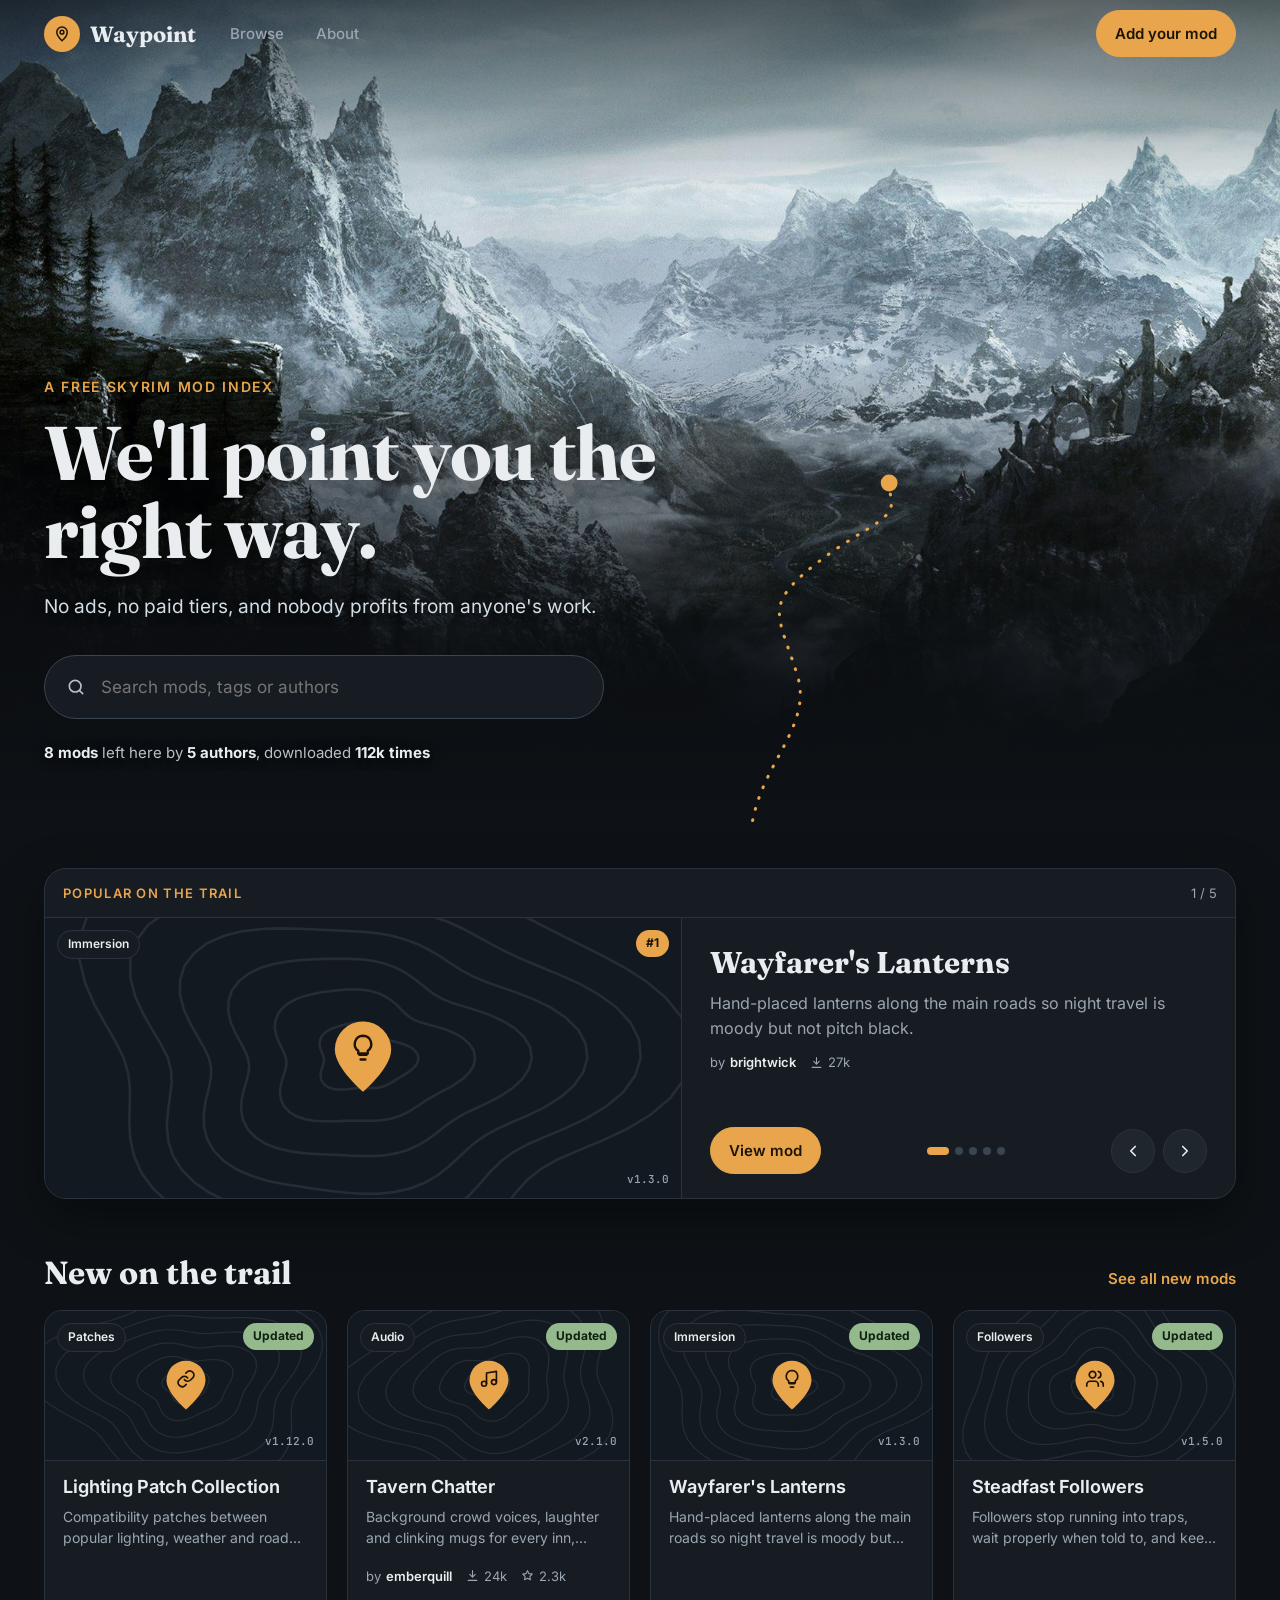
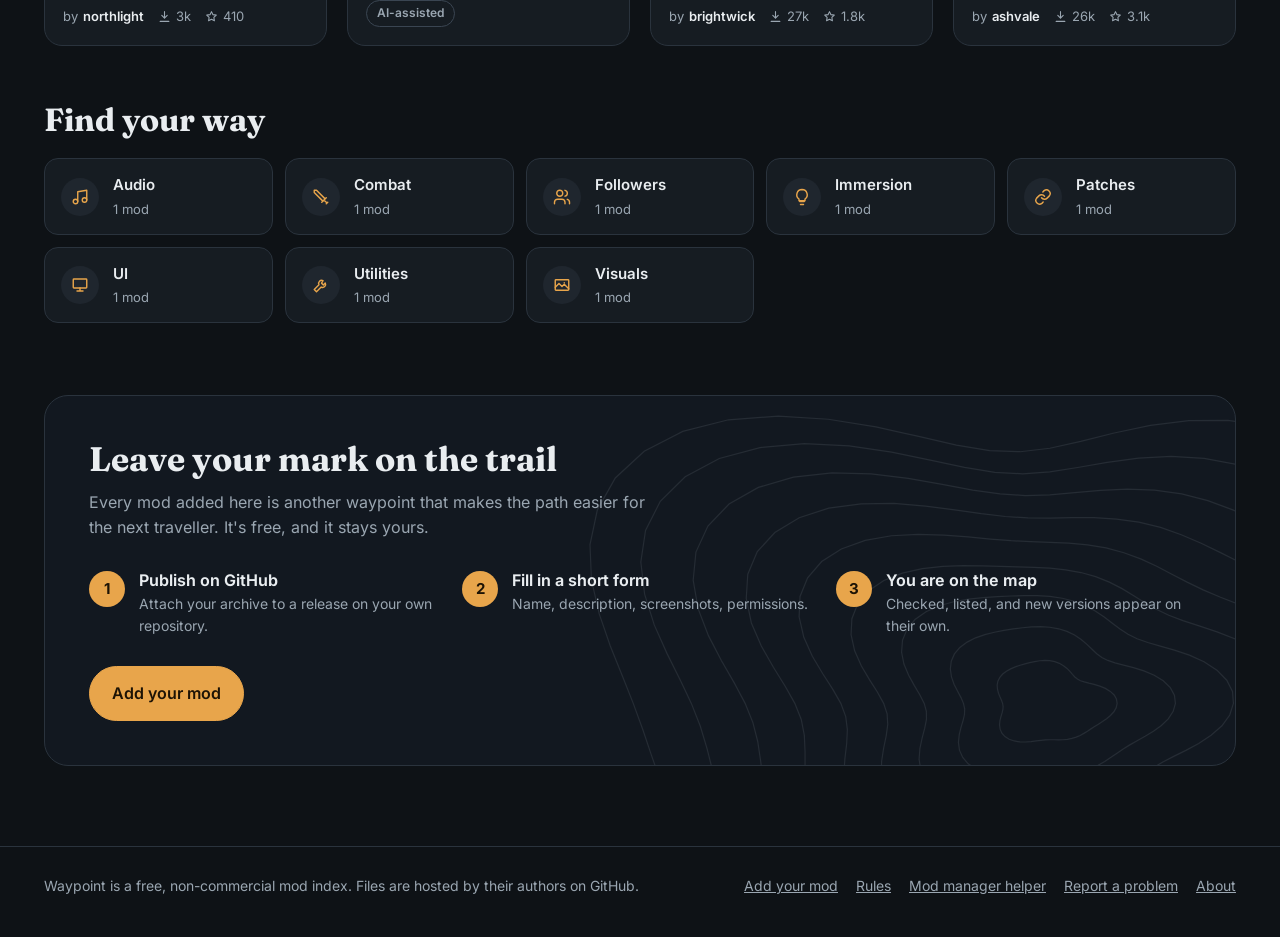
<file: index.html>
<!doctype html>
<html lang="en">
<head>
  <meta charset="utf-8">
  <meta name="viewport" content="width=device-width, initial-scale=1">
  <title>Waypoint</title>
  <meta name="description" content="A free Skyrim mod index. Authors list their mods here so anyone can find them; the files stay on each author's own GitHub.">
  <link rel="icon" href="assets/favicon.svg" type="image/svg+xml">
  <link rel="preload" href="assets/fonts/fraunces.woff2" as="font" type="font/woff2" crossorigin>
  <link rel="stylesheet" href="assets/style.css">
</head>
<body data-page="home">
  <header id="site-header" class="site-header"></header>
  <main>
    <section class="hero vista" data-topo="hero">
      <div class="wrap hero-inner">
        <div class="hero-text">
          <p class="eyebrow">A free Skyrim mod index</p>
          <h1>We'll point you the right way.</h1>
          <p class="lead">No ads, no paid tiers, and nobody profits from anyone's work.</p>
          <form class="search" action="browse.html" role="search">
            <svg class="ico-lg" width="20" height="20" viewBox="0 0 24 24" fill="none" stroke="currentColor" stroke-width="2" stroke-linecap="round" aria-hidden="true"><circle cx="11" cy="11" r="7"/><path d="m20 20-3.5-3.5"/></svg>
            <input class="input input-lg" name="q" type="search" placeholder="Search mods, tags or authors" aria-label="Search mods, tags or authors">
          </form>
          <p class="hero-stats" id="hero-stats"></p>
        </div>
      </div>
    </section>

    <section class="pop-band" data-needs-mods>
      <div class="wrap">
        <section class="slider" id="slider" aria-roledescription="carousel" aria-label="Popular on the trail" data-needs-mods>
          <div class="slider-head"><span>Popular on the trail</span><span id="slide-count"></span></div>
          <div id="slide" aria-live="off"></div>
          <div class="slider-ctrl" id="slider-ctrl">
            <a class="btn btn-primary" id="slide-link" href="browse.html">View mod</a>
            <div class="dots" id="dots"></div>
            <div class="arrows">
              <button class="icon-btn" type="button" id="slide-prev" aria-label="Previous popular mod"><svg width="18" height="18" viewBox="0 0 24 24" fill="none" stroke="currentColor" stroke-width="2.2" stroke-linecap="round" stroke-linejoin="round" aria-hidden="true"><path d="m15 18-6-6 6-6"/></svg></button>
              <button class="icon-btn" type="button" id="slide-next" aria-label="Next popular mod"><svg width="18" height="18" viewBox="0 0 24 24" fill="none" stroke="currentColor" stroke-width="2.2" stroke-linecap="round" stroke-linejoin="round" aria-hidden="true"><path d="m9 18 6-6-6-6"/></svg></button>
            </div>
          </div>
        </section>
      </div>
    </section>

    <section class="section" id="no-mods" hidden>
      <div class="wrap">
        <div class="empty">No mods on the trail yet. Be the first: <a href="add.html">add your mod</a>.</div>
      </div>
    </section>

    <section class="section" data-needs-mods>
      <div class="wrap">
        <div class="section-head"><h2>New on the trail</h2><a href="browse.html?sort=updated">See all new mods</a></div>
        <div class="grid" id="fresh"></div>
      </div>
    </section>

    <section class="section" data-needs-mods>
      <div class="wrap">
        <h2>Find your way</h2>
        <div class="cats" id="cats"></div>
      </div>
    </section>

    <section class="section">
      <div class="wrap">
        <div class="share topo-bg" data-topo="share">
          <h2>Leave your mark on the trail</h2>
          <p class="share-lead">Every mod added here is another waypoint that makes the path easier for the next traveller. It's free, and it stays yours.</p>
          <div class="steps">
            <div class="step"><span class="step-n">1</span><div><h3>Publish on GitHub</h3><p class="muted">Attach your archive to a release on your own repository.</p></div></div>
            <div class="step"><span class="step-n">2</span><div><h3>Fill in a short form</h3><p class="muted">Name, description, screenshots, permissions.</p></div></div>
            <div class="step"><span class="step-n">3</span><div><h3>You are on the map</h3><p class="muted">Checked, listed, and new versions appear on their own.</p></div></div>
          </div>
          <a class="btn btn-primary btn-lg" href="add.html">Add your mod</a>
        </div>
      </div>
    </section>
  </main>
  <footer id="site-footer" class="site-footer"></footer>
  <script src="data/site.js"></script>
  <script src="data/mods.js"></script>
  <script src="assets/app.js"></script>
</body>
</html>
</file>
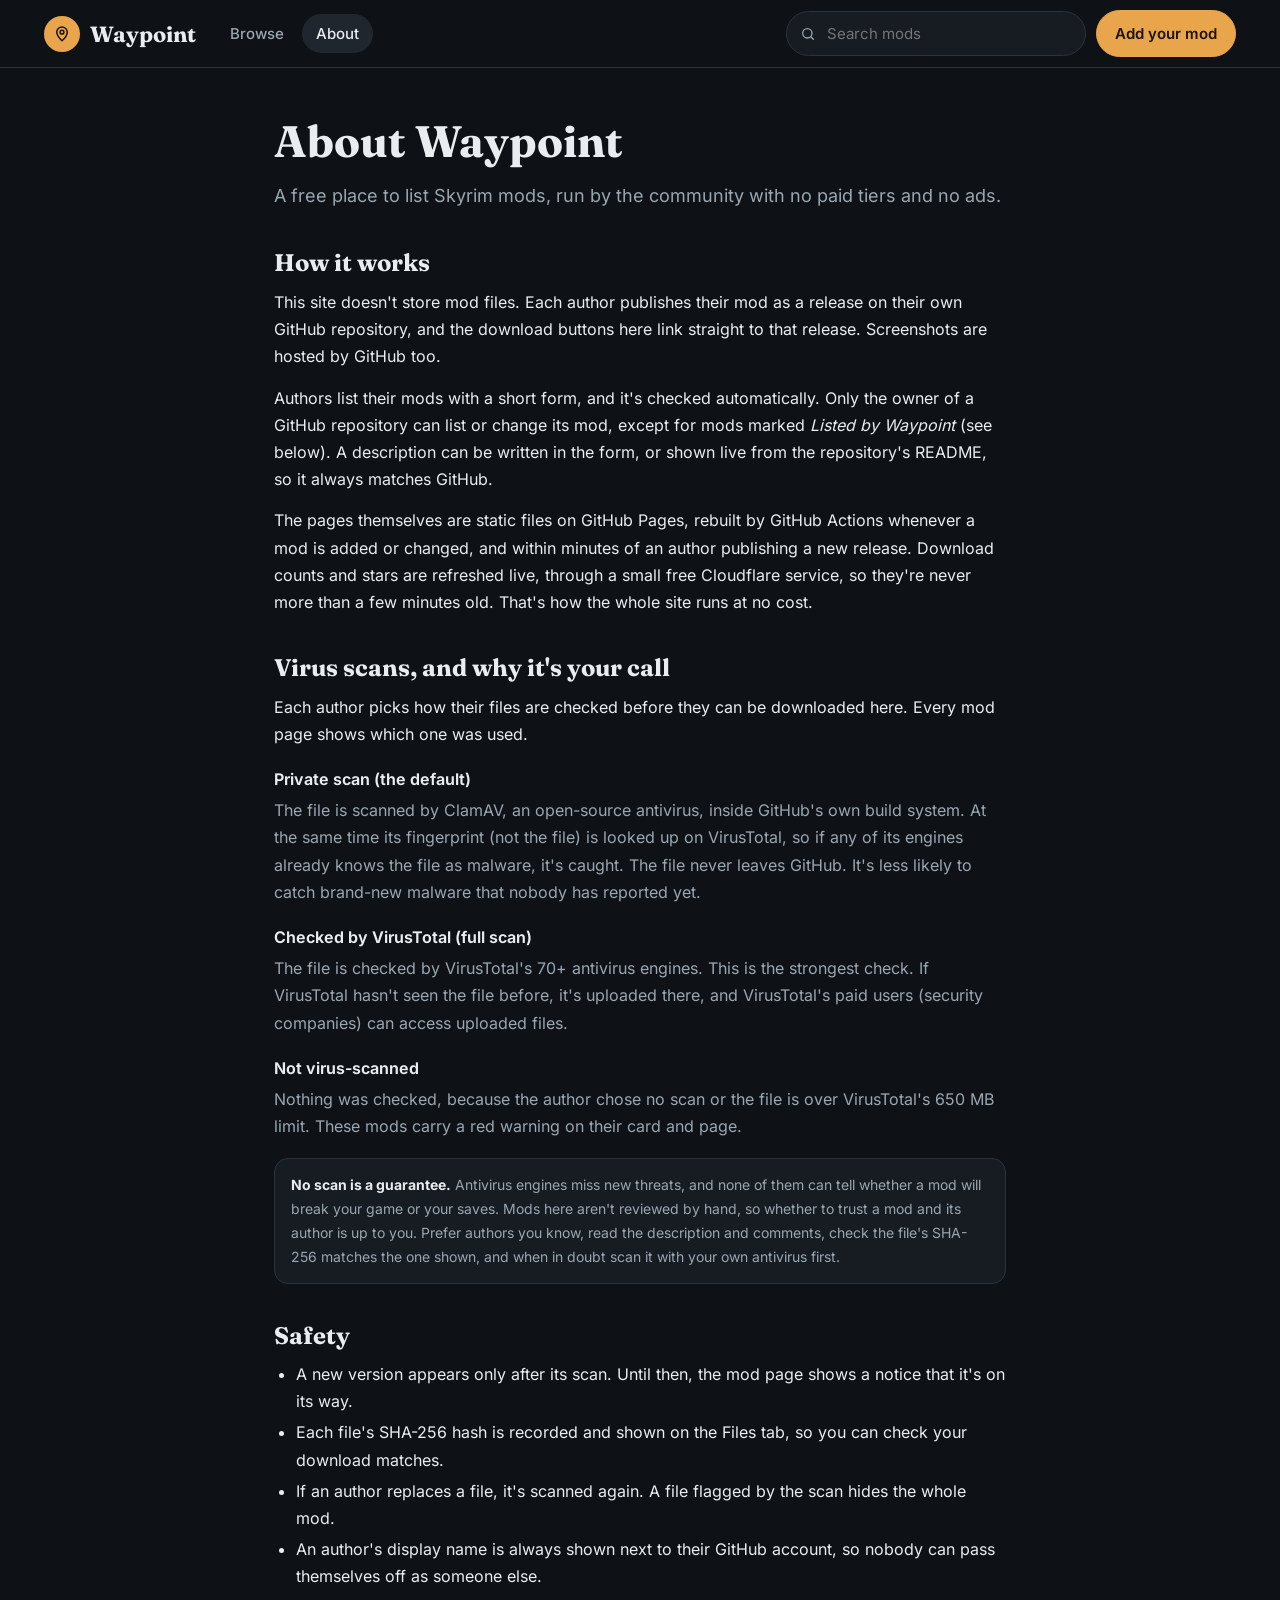
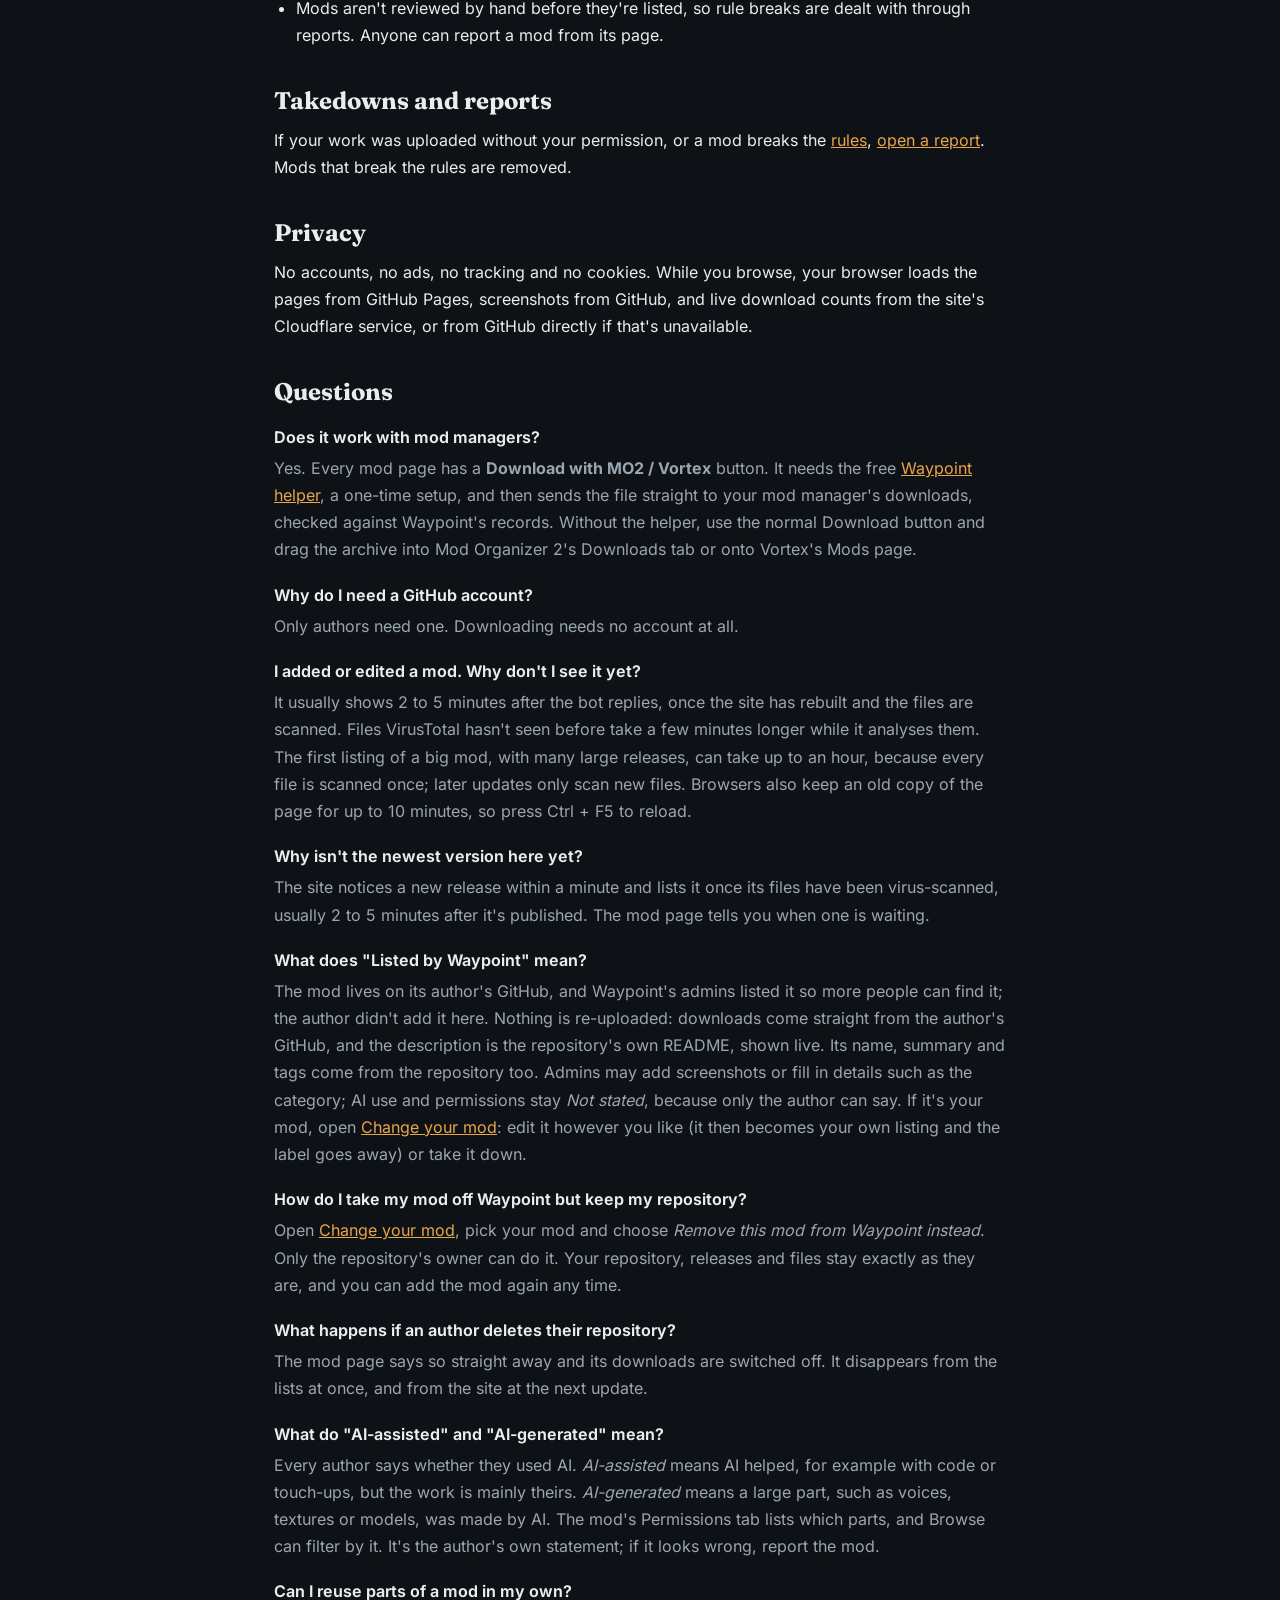
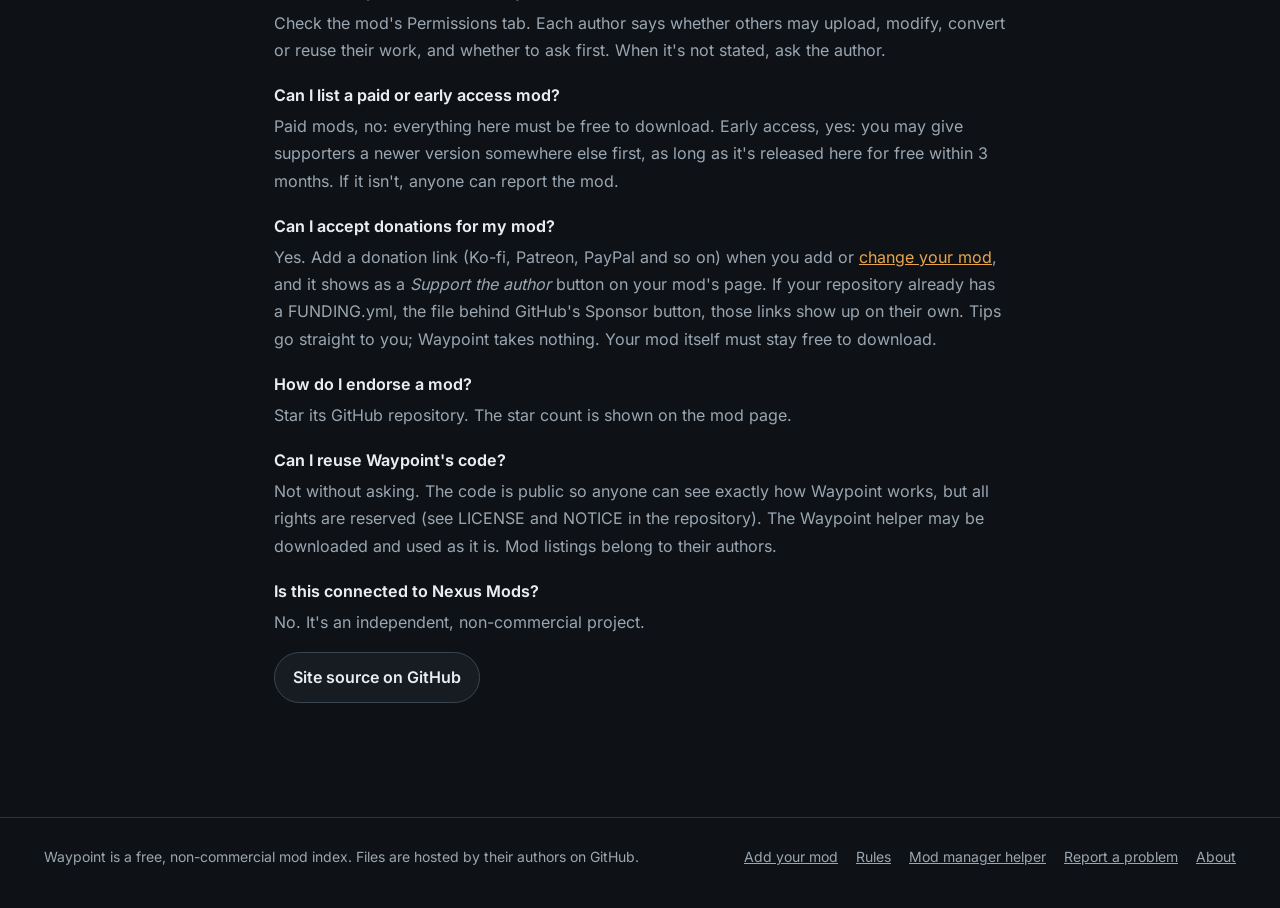
<file: about.html>
<!doctype html>
<html lang="en">
<head>
  <meta charset="utf-8">
  <meta name="viewport" content="width=device-width, initial-scale=1">
  <title>About</title>
  <link rel="icon" href="assets/favicon.svg" type="image/svg+xml">
  <link rel="stylesheet" href="assets/style.css">
</head>
<body data-page="about">
  <header id="site-header" class="site-header"></header>
  <main>
    <article class="page prose">
      <h1>About <span data-site-name></span></h1>
      <p class="lead">A free place to list Skyrim mods, run by the community with no paid tiers and no ads.</p>

      <h2>How it works</h2>
      <p>This site doesn't store mod files. Each author publishes their mod as a release on their own GitHub repository, and the download buttons here link straight to that release. Screenshots are hosted by GitHub too.</p>
      <p>Authors list their mods with a short form, and it's checked automatically. Only the owner of a GitHub repository can list or change its mod, except for mods marked <em>Listed by Waypoint</em> (see below). A description can be written in the form, or shown live from the repository's README, so it always matches GitHub.</p>
      <p>The pages themselves are static files on GitHub Pages, rebuilt by GitHub Actions whenever a mod is added or changed, and within minutes of an author publishing a new release. Download counts and stars are refreshed live, through a small free Cloudflare service, so they're never more than a few minutes old. That's how the whole site runs at no cost.</p>

      <h2 id="scans">Virus scans, and why it's your call</h2>
      <p>Each author picks how their files are checked before they can be downloaded here. Every mod page shows which one was used.</p>
      <dl class="faq">
        <dt>Private scan (the default)</dt>
        <dd>The file is scanned by ClamAV, an open-source antivirus, inside GitHub's own build system. At the same time its fingerprint (not the file) is looked up on VirusTotal, so if any of its engines already knows the file as malware, it's caught. The file never leaves GitHub. It's less likely to catch brand-new malware that nobody has reported yet.</dd>
        <dt>Checked by VirusTotal (full scan)</dt>
        <dd>The file is checked by VirusTotal's 70+ antivirus engines. This is the strongest check. If VirusTotal hasn't seen the file before, it's uploaded there, and VirusTotal's paid users (security companies) can access uploaded files.</dd>
        <dt>Not virus-scanned</dt>
        <dd>Nothing was checked, because the author chose no scan or the file is over VirusTotal's 650 MB limit. These mods carry a red warning on their card and page.</dd>
      </dl>
      <div class="notice"><strong>No scan is a guarantee.</strong> Antivirus engines miss new threats, and none of them can tell whether a mod will break your game or your saves. Mods here aren't reviewed by hand, so whether to trust a mod and its author is up to you. Prefer authors you know, read the description and comments, check the file's SHA-256 matches the one shown, and when in doubt scan it with your own antivirus first.</div>

      <h2>Safety</h2>
      <ul>
        <li>A new version appears only after its scan. Until then, the mod page shows a notice that it's on its way.</li>
        <li>Each file's SHA-256 hash is recorded and shown on the Files tab, so you can check your download matches.</li>
        <li>If an author replaces a file, it's scanned again. A file flagged by the scan hides the whole mod.</li>
        <li>An author's display name is always shown next to their GitHub account, so nobody can pass themselves off as someone else.</li>
        <li>Mods aren't reviewed by hand before they're listed, so rule breaks are dealt with through reports. Anyone can report a mod from its page.</li>
      </ul>

      <h2>Takedowns and reports</h2>
      <p>If your work was uploaded without your permission, or a mod breaks the <a href="add.html#rules">rules</a>, <a data-issue="report-mod.yml" href="#" target="_blank" rel="noopener">open a report</a>. Mods that break the rules are removed.</p>

      <h2>Privacy</h2>
      <p>No accounts, no ads, no tracking and no cookies. While you browse, your browser loads the pages from GitHub Pages, screenshots from GitHub, and live download counts from the site's Cloudflare service, or from GitHub directly if that's unavailable.</p>

      <h2>Questions</h2>
      <dl class="faq">
        <dt>Does it work with mod managers?</dt>
        <dd>Yes. Every mod page has a <strong>Download with MO2 / Vortex</strong> button. It needs the free <a href="helper.html">Waypoint helper</a>, a one-time setup, and then sends the file straight to your mod manager's downloads, checked against Waypoint's records. Without the helper, use the normal Download button and drag the archive into Mod Organizer 2's Downloads tab or onto Vortex's Mods page.</dd>
        <dt>Why do I need a GitHub account?</dt>
        <dd>Only authors need one. Downloading needs no account at all.</dd>
        <dt>I added or edited a mod. Why don't I see it yet?</dt>
        <dd>It usually shows 2 to 5 minutes after the bot replies, once the site has rebuilt and the files are scanned. Files VirusTotal hasn't seen before take a few minutes longer while it analyses them. The first listing of a big mod, with many large releases, can take up to an hour, because every file is scanned once; later updates only scan new files. Browsers also keep an old copy of the page for up to 10 minutes, so press Ctrl + F5 to reload.</dd>
        <dt>Why isn't the newest version here yet?</dt>
        <dd>The site notices a new release within a minute and lists it once its files have been virus-scanned, usually 2 to 5 minutes after it's published. The mod page tells you when one is waiting.</dd>
        <dt>What does "Listed by Waypoint" mean?</dt>
        <dd>The mod lives on its author's GitHub, and Waypoint's admins listed it so more people can find it; the author didn't add it here. Nothing is re-uploaded: downloads come straight from the author's GitHub, and the description is the repository's own README, shown live. Its name, summary and tags come from the repository too. Admins may add screenshots or fill in details such as the category; AI use and permissions stay <em>Not stated</em>, because only the author can say. If it's your mod, open <a href="add.html?edit">Change your mod</a>: edit it however you like (it then becomes your own listing and the label goes away) or take it down.</dd>
        <dt>How do I take my mod off Waypoint but keep my repository?</dt>
        <dd>Open <a href="add.html?edit">Change your mod</a>, pick your mod and choose <em>Remove this mod from Waypoint instead</em>. Only the repository's owner can do it. Your repository, releases and files stay exactly as they are, and you can add the mod again any time.</dd>
        <dt>What happens if an author deletes their repository?</dt>
        <dd>The mod page says so straight away and its downloads are switched off. It disappears from the lists at once, and from the site at the next update.</dd>
        <dt>What do "AI-assisted" and "AI-generated" mean?</dt>
        <dd>Every author says whether they used AI. <em>AI-assisted</em> means AI helped, for example with code or touch-ups, but the work is mainly theirs. <em>AI-generated</em> means a large part, such as voices, textures or models, was made by AI. The mod's Permissions tab lists which parts, and Browse can filter by it. It's the author's own statement; if it looks wrong, report the mod.</dd>
        <dt>Can I reuse parts of a mod in my own?</dt>
        <dd>Check the mod's Permissions tab. Each author says whether others may upload, modify, convert or reuse their work, and whether to ask first. When it's not stated, ask the author.</dd>
        <dt>Can I list a paid or early access mod?</dt>
        <dd>Paid mods, no: everything here must be free to download. Early access, yes: you may give supporters a newer version somewhere else first, as long as it's released here for free within 3 months. If it isn't, anyone can report the mod.</dd>
        <dt>Can I accept donations for my mod?</dt>
        <dd>Yes. Add a donation link (Ko-fi, Patreon, PayPal and so on) when you add or <a href="add.html?edit">change your mod</a>, and it shows as a <em>Support the author</em> button on your mod's page. If your repository already has a FUNDING.yml, the file behind GitHub's Sponsor button, those links show up on their own. Tips go straight to you; Waypoint takes nothing. Your mod itself must stay free to download.</dd>
        <dt>How do I endorse a mod?</dt>
        <dd>Star its GitHub repository. The star count is shown on the mod page.</dd>
        <dt>Can I reuse Waypoint's code?</dt>
        <dd>Not without asking. The code is public so anyone can see exactly how Waypoint works, but all rights are reserved (see LICENSE and NOTICE in the repository). The Waypoint helper may be downloaded and used as it is. Mod listings belong to their authors.</dd>
        <dt>Is this connected to Nexus Mods?</dt>
        <dd>No. It's an independent, non-commercial project.</dd>
      </dl>

      <p class="cta"><a class="btn" data-index-repo href="#" target="_blank" rel="noopener">Site source on GitHub</a></p>
    </article>
  </main>
  <footer id="site-footer" class="site-footer"></footer>
  <script src="data/site.js"></script>
  <script src="assets/app.js"></script>
</body>
</html>
</file>
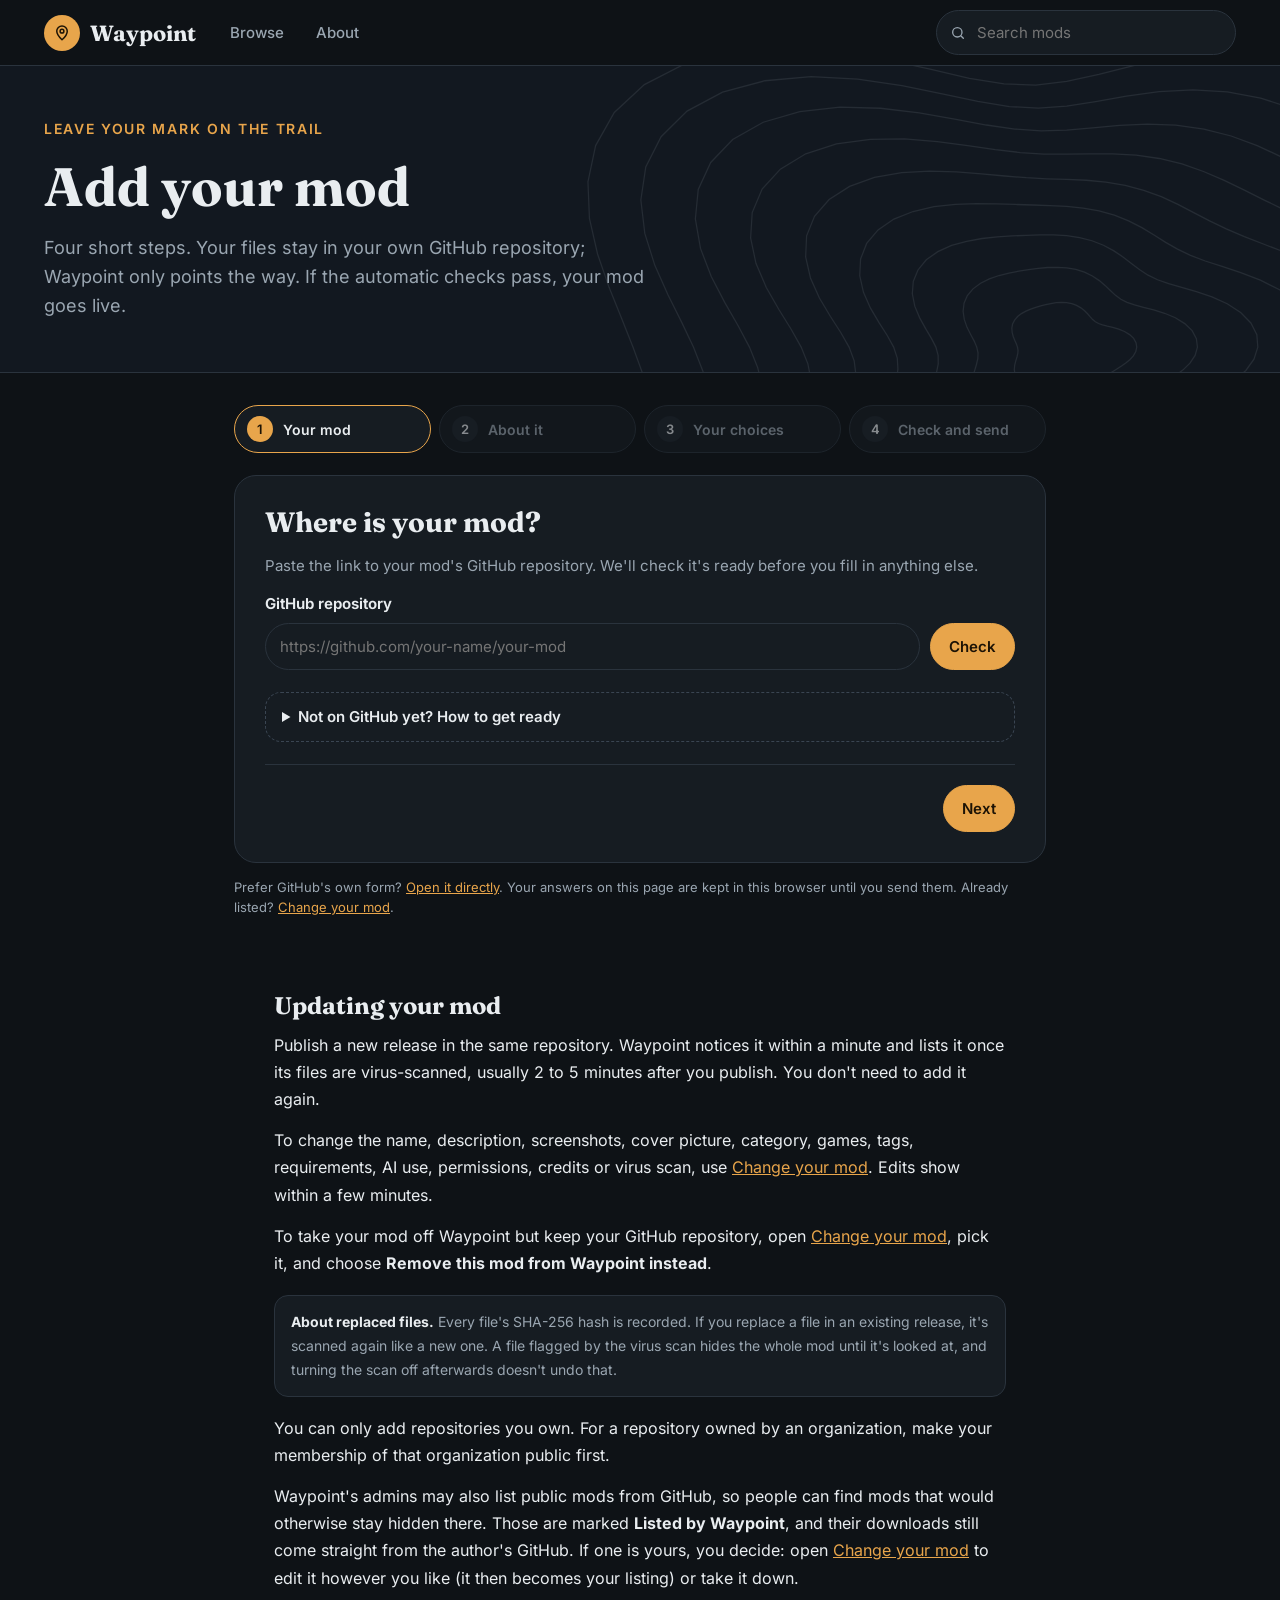
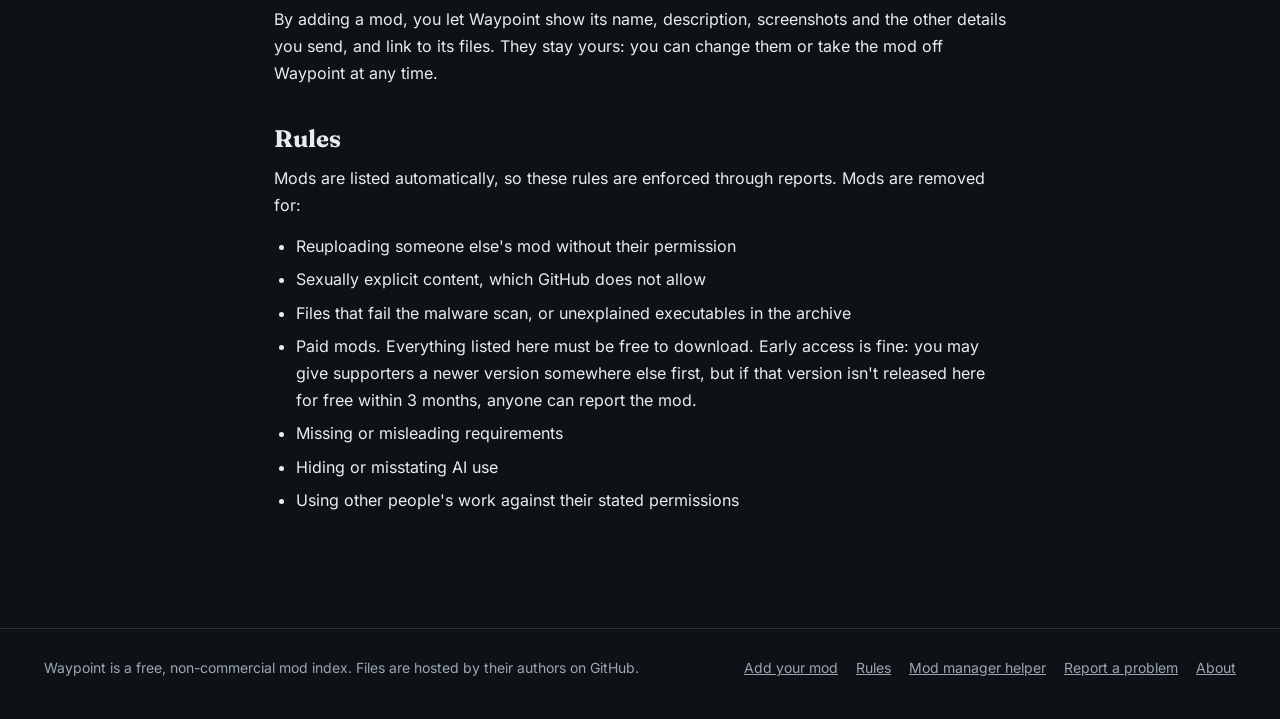
<file: add.html>
<!doctype html>
<html lang="en">
<head>
  <meta charset="utf-8">
  <meta name="viewport" content="width=device-width, initial-scale=1">
  <title>Add your mod</title>
  <link rel="icon" href="assets/favicon.svg" type="image/svg+xml">
  <link rel="stylesheet" href="assets/style.css">
</head>
<body data-page="add">
  <header id="site-header" class="site-header"></header>
  <main>
    <section class="add-hero topo-bg" data-topo="share">
      <div class="wrap add-hero-inner">
        <p class="eyebrow" id="hero-eyebrow">Leave your mark on the trail</p>
        <h1 id="hero-title">Add your mod</h1>
        <p class="lead" id="hero-lead">Four short steps. Your files stay in your own GitHub repository; Waypoint only points the way. If the automatic checks pass, your mod goes live.</p>
      </div>
    </section>

    <div class="wrap add-wrap">
      <ol class="stepper" id="stepper" aria-label="Steps">
        <li><button type="button" data-go="0"><span>1</span><i data-mode="add">Your mod</i><i data-mode="edit">Pick your mod</i></button></li>
        <li><button type="button" data-go="1"><span>2</span>About it</button></li>
        <li><button type="button" data-go="2"><span>3</span>Your choices</button></li>
        <li><button type="button" data-go="3"><span>4</span><i data-mode="add">Check and send</i><i data-mode="edit">Check changes</i></button></li>
      </ol>

      <form class="wizard" id="wizard" novalidate>
        <!-- Step 1 -->
        <section class="wstep" data-step="0" aria-labelledby="s1h">
          <div data-mode="edit">
            <h2>Which mod do you want to change?</h2>
            <p class="muted">You can change mods whose GitHub repository you own. New versions don't need this: publish a new GitHub release and Waypoint picks it up.</p>
            <div class="field">
              <label for="f-find">Find your mod</label>
              <input class="input" id="f-find" name="find" type="search" autocomplete="off" placeholder="Mod name or GitHub name">
            </div>
            <div class="mod-pick" id="mod-pick" role="listbox" aria-label="Listed mods"></div>
            <div id="mod-chosen" aria-live="polite"></div>
            <details class="help remove-box" id="remove-box" hidden>
              <summary>Remove this mod from Waypoint instead</summary>
              <p>This takes <b id="rm-name"></b> off Waypoint. Your GitHub repository, releases and files are <b>not</b> touched, and you can add the mod again any time with Add your mod.</p>
              <label class="check"><input type="checkbox" id="rm-ok"><span>Yes, take it off Waypoint.</span></label>
              <p class="remove-actions"><a class="btn btn-danger" id="rm-send" href="#" target="_blank" rel="noopener">Remove from Waypoint</a><span class="werror" id="rm-error" role="alert"></span></p>
              <small class="hint">Opens a short GitHub form; press Create there, signed in as the owner of the repository.</small>
            </details>
          </div>
          <div data-mode="add">
          <h2 id="s1h">Where is your mod?</h2>
          <p class="muted">Paste the link to your mod's GitHub repository. We'll check it's ready before you fill in anything else.</p>
          <div class="field">
            <label for="f-repo">GitHub repository</label>
            <div class="repo-row">
              <input class="input" id="f-repo" name="repo" type="text" inputmode="url" autocomplete="off" spellcheck="false" placeholder="https://github.com/your-name/your-mod">
              <button class="btn btn-primary" type="button" id="check-repo">Check</button>
            </div>
          </div>
          <div id="repo-result" aria-live="polite"></div>
          <details class="help">
            <summary>Not on GitHub yet? How to get ready</summary>
            <ol>
              <li>Make a free account at <a href="https://github.com/signup" target="_blank" rel="noopener">github.com</a>.</li>
              <li>Create a <a href="https://github.com/new" target="_blank" rel="noopener">new public repository</a> for the mod. It can hold just a README; sharing your source is optional.</li>
              <li>Open the repository, select <strong>Releases</strong>, then <strong>Draft a new release</strong>.</li>
              <li>Create a tag with the version number, for example <code>v1.0.0</code>, and write the changelog in the description.</li>
              <li>Attach your mod archive (.7z, .zip or .rar, up to 2 GB) and select <strong>Publish release</strong>.</li>
            </ol>
          </details>
          </div>
        </section>

        <!-- Step 2 -->
        <section class="wstep" data-step="1" aria-labelledby="s2h" hidden>
          <h2 id="s2h">Tell people about it</h2>
          <div class="field">
            <label for="f-name">Mod name</label>
            <input class="input" id="f-name" name="name" maxlength="80" required>
          </div>
          <div class="field">
            <label for="f-summary">One-line summary <small class="count-of" data-for="f-summary"></small></label>
            <input class="input" id="f-summary" name="summary" maxlength="160" required placeholder="What does it do, in one sentence?">
          </div>
          <div class="field">
            <span class="label" id="cat-label">Category</span>
            <div class="tiles" id="f-category" role="radiogroup" aria-labelledby="cat-label"></div>
          </div>
          <div class="field">
            <span class="label" id="games-label">Works on</span>
            <div class="toggles" role="group" aria-labelledby="games-label">
              <label class="toggle"><input type="checkbox" name="games" value="Skyrim SE/AE"><span>Skyrim SE/AE</span></label>
              <label class="toggle"><input type="checkbox" name="games" value="Skyrim VR"><span>Skyrim VR</span></label>
              <label class="toggle"><input type="checkbox" name="games" value="Skyrim LE"><span>Skyrim LE</span></label>
            </div>
          </div>
          <div class="field">
            <span class="label" id="desc-label">Description</span>
            <div class="toggles desc-source" role="radiogroup" aria-labelledby="desc-label">
              <label class="toggle"><input type="radio" name="desc-source" value="written" checked><span>Write it here</span></label>
              <label class="toggle"><input type="radio" name="desc-source" value="readme"><span>Show my GitHub README</span></label>
            </div>
            <div id="desc-written">
              <label class="sr-only" for="f-description">Description text</label>
              <small class="count-of hint" data-for="f-description"></small>
              <textarea class="input" id="f-description" name="description" rows="12" maxlength="20000" placeholder="What it does, how to install it, known issues..."></textarea>
            </div>
            <div class="desc-tools">
              <small class="hint" id="desc-hint">Supports BBCode (<code>[b]</code>, <code>[size]</code>, <code>[color]</code>, <code>[url]</code>, <code>[img]</code>, <code>[list]</code>, <code>[spoiler]</code>, <code>[youtube]</code> and more) and Markdown.</small>
              <button class="btn btn-sm" type="button" id="desc-preview-btn" aria-expanded="false" aria-controls="desc-preview">Preview</button>
            </div>
            <div class="desc-preview prose" id="desc-preview" hidden></div>
          </div>
          <div class="field" data-mode="edit" id="shots-field">
            <span class="label">Screenshots</span>
            <div class="shots" id="shots" role="radiogroup" aria-label="Cover picture"></div>
            <small class="hint" id="shots-hint">Click a screenshot to make it the cover. To add new ones, drag them into the Screenshots box on GitHub at the end; new screenshots replace all of these.</small>
            <label class="check shots-remove"><input type="checkbox" name="shots-remove" value="1"><span>Remove all screenshots</span></label>
          </div>
          <details class="help more" id="more-about">
            <summary>More (optional): display name, requirements, tags</summary>
            <div class="field">
              <label for="f-author-name">Display name</label>
              <input class="input" id="f-author-name" name="author-name" maxlength="40" placeholder="For example your Nexus name">
              <small class="hint">Shown as the author. Your GitHub name is shown next to it.</small>
            </div>
            <div class="field">
              <span class="label">Requirements</span>
              <div id="reqs"></div>
              <button class="btn btn-sm" type="button" id="add-req">+ Add a requirement</button>
              <small class="hint">Leave empty if it only needs the base game.</small>
            </div>
            <div class="field">
              <label for="f-tags">Tags</label>
              <input class="input" id="f-tags" name="tags" placeholder="lighting, roads, night">
              <small class="hint">Up to 8, separated by commas.</small>
            </div>
          </details>
        </section>

        <!-- Step 3 -->
        <section class="wstep" data-step="2" aria-labelledby="s3h" hidden>
          <h2 id="s3h">Your choices</h2>
          <div class="field">
            <span class="label" id="ai-label">Did you use AI to make it?</span>
            <div class="choices" role="radiogroup" aria-labelledby="ai-label">
              <label class="choice"><input type="radio" name="ai" value="none"><b>No AI used</b><small>Everything is made by you or the people you credit.</small></label>
              <label class="choice"><input type="radio" name="ai" value="assisted"><b>AI-assisted</b><small>AI helped, for example with code, translation or touch-ups, but the work is mainly yours.</small></label>
              <label class="choice"><input type="radio" name="ai" value="generated"><b>AI-generated</b><small>A large part, such as voices, textures or models, was made by AI.</small></label>
            </div>
            <div class="toggles" id="ai-parts" role="group" aria-label="Which parts used AI" hidden>
              <span class="hint">Which parts?</span>
              <label class="toggle"><input type="checkbox" name="ai-parts" value="Voices or other audio"><span>Voices or audio</span></label>
              <label class="toggle"><input type="checkbox" name="ai-parts" value="Textures or images"><span>Textures or images</span></label>
              <label class="toggle"><input type="checkbox" name="ai-parts" value="Meshes or models"><span>Meshes or models</span></label>
              <label class="toggle"><input type="checkbox" name="ai-parts" value="Scripts or code"><span>Scripts or code</span></label>
              <label class="toggle"><input type="checkbox" name="ai-parts" value="Text, dialogue or descriptions"><span>Text or dialogue</span></label>
            </div>
          </div>
          <div class="field">
            <span class="label">What may other people do with your mod?</span>
            <div class="perm-pick" id="perm-pick"></div>
          </div>
          <details class="help more">
            <summary>Credits, notes and donation link (optional)</summary>
            <div class="field">
              <label for="f-credits">Credits</label>
              <textarea class="input" id="f-credits" name="credits" rows="3" placeholder="People whose work you used or who helped"></textarea>
            </div>
            <div class="field">
              <label for="f-permission-notes">Notes about permissions</label>
              <textarea class="input" id="f-permission-notes" name="permission-notes" rows="3" placeholder="For example: credit me if you use my textures"></textarea>
            </div>
            <div class="field">
              <label for="f-donate">Donation link</label>
              <input class="input" id="f-donate" name="donate" type="url" inputmode="url" maxlength="300" placeholder="https://ko-fi.com/yourname">
              <small class="hint">Your Ko-fi, Patreon, PayPal or similar page, shown as a Support the author button on your mod's page. Tips go straight to you; Waypoint takes nothing. If your repository has a FUNDING.yml (GitHub's Sponsor button), those links show up on their own.</small>
            </div>
          </details>
          <div class="field">
            <span class="label" id="scan-label">Virus scan</span>
            <div class="choices" role="radiogroup" aria-labelledby="scan-label">
              <label class="choice"><input type="radio" name="scan" value="private" checked><b>Private scan <em>recommended</em></b><small>ClamAV checks the file inside GitHub, and only its fingerprint is looked up on VirusTotal. Your file never leaves GitHub.</small></label>
              <label class="choice"><input type="radio" name="scan" value="full"><b>Full scan with VirusTotal</b><small>70+ antivirus engines catch more brand-new malware, but new files are uploaded to VirusTotal, where its paying customers can access them.</small></label>
              <label class="choice"><input type="radio" name="scan" value="off"><b>No scan</b><small>Nothing is checked, and your mod shows a red "Not virus-scanned" warning.</small></label>
            </div>
          </div>
        </section>

        <!-- Step 4 -->
        <section class="wstep" data-step="3" aria-labelledby="s4h" hidden>
          <h2 id="s4h">Check and send</h2>
          <div class="send-grid">
            <div>
              <span class="label">How your card will look</span>
              <div id="preview"></div>
              <p class="hint">Screenshots are added on the next page, and the first one becomes the cover picture.</p>
            </div>
            <div>
              <div data-mode="edit">
                <span class="label">What will change</span>
                <ul class="change-list" id="changes"></ul>
              </div>
              <div data-mode="add">
              <span class="label">Before you send</span>
              <div class="rules-check">
                <label class="check"><input type="checkbox" name="rules" value="I made this mod, or I have the author's permission to list it."><span>I made this mod, or I have the author's permission to list it.</span></label>
                <label class="check"><input type="checkbox" name="rules" value="It contains no sexually explicit content."><span>It contains no sexually explicit content.</span></label>
                <label class="check"><input type="checkbox" name="rules" value="It's free to download. If supporters get a newer version first somewhere else (early access), it's released here for free within 3 months."><span>It's free to download. If supporters get a newer version first somewhere else (early access), it's released here for free within 3 months.</span></label>
              </div>
              <small class="hint">By sending, you let Waypoint show your mod's details and screenshots and link to its files. They stay yours.</small>
              <a href="#rules" class="hint">Read all the rules</a>
              </div>
              <div class="next-box">
                <b>What happens next</b>
                <ol>
                  <li><strong>Send</strong> opens a short GitHub form with all your answers already in it. Sign in there if asked, as the owner of the repository.</li>
                  <li data-mode="add">Optional: drag up to 8 screenshots into the <strong>Screenshots</strong> box.</li>
                  <li data-mode="edit">Optional: drag new screenshots into the <strong>Screenshots</strong> box. They replace all the current ones.</li>
                  <li>Scroll down and press <strong>Create</strong>.</li>
                  <li data-mode="add">A bot replies within a minute or two. If all is well, your mod shows up on Waypoint 2 to 5 minutes later.</li>
                  <li data-mode="edit">A bot replies within a minute or two, and the changes show on Waypoint a few minutes later.</li>
                </ol>
              </div>
              <div id="send-note"></div>
            </div>
          </div>
        </section>

        <div class="wnav">
          <button class="btn" type="button" id="back">Back</button>
          <span class="werror" id="werror" role="alert"></span>
          <button class="btn btn-primary" type="button" id="next">Next</button>
          <a class="btn btn-primary btn-lg" id="send" href="#" target="_blank" rel="noopener" hidden><span data-mode="add">Send to Waypoint</span><span data-mode="edit">Send changes</span></a>
        </div>
      </form>
      <p class="hint add-alt" data-mode="add">Prefer GitHub's own form? <a data-issue="submit-mod.yml" href="#" target="_blank" rel="noopener">Open it directly</a>. Your answers on this page are kept in this browser until you send them. Already listed? <a href="add.html?edit">Change your mod</a>.</p>
      <p class="hint add-alt" data-mode="edit">Prefer GitHub's own form? <a data-issue="edit-mod.yml" href="#" target="_blank" rel="noopener">Open the edit form directly</a>. Adding a new mod instead? <a href="add.html">Add your mod</a>.</p>
    </div>

    <article class="page prose add-more">
      <h2>Updating your mod</h2>
      <p>Publish a new release in the same repository. Waypoint notices it within a minute and lists it once its files are virus-scanned, usually 2 to 5 minutes after you publish. You don't need to add it again.</p>
      <p>To change the name, description, screenshots, cover picture, category, games, tags, requirements, AI use, permissions, credits or virus scan, use <a href="add.html?edit">Change your mod</a>. Edits show within a few minutes.</p>
      <p>To take your mod off Waypoint but keep your GitHub repository, open <a href="add.html?edit">Change your mod</a>, pick it, and choose <strong>Remove this mod from Waypoint instead</strong>.</p>
      <div class="notice"><strong>About replaced files.</strong> Every file's SHA-256 hash is recorded. If you replace a file in an existing release, it's scanned again like a new one. A file flagged by the virus scan hides the whole mod until it's looked at, and turning the scan off afterwards doesn't undo that.</div>
      <p>You can only add repositories you own. For a repository owned by an organization, make your membership of that organization public first.</p>
      <p>Waypoint's admins may also list public mods from GitHub, so people can find mods that would otherwise stay hidden there. Those are marked <strong>Listed by Waypoint</strong>, and their downloads still come straight from the author's GitHub. If one is yours, you decide: open <a href="add.html?edit">Change your mod</a> to edit it however you like (it then becomes your listing) or take it down.</p>
      <p>By adding a mod, you let Waypoint show its name, description, screenshots and the other details you send, and link to its files. They stay yours: you can change them or take the mod off Waypoint at any time.</p>

      <h2 id="rules">Rules</h2>
      <p>Mods are listed automatically, so these rules are enforced through reports. Mods are removed for:</p>
      <ul class="rules">
        <li>Reuploading someone else's mod without their permission</li>
        <li>Sexually explicit content, which GitHub does not allow</li>
        <li>Files that fail the malware scan, or unexplained executables in the archive</li>
        <li>Paid mods. Everything listed here must be free to download. Early access is fine: you may give supporters a newer version somewhere else first, but if that version isn't released here for free within 3 months, anyone can report the mod.</li>
        <li>Missing or misleading requirements</li>
        <li>Hiding or misstating AI use</li>
        <li>Using other people's work against their stated permissions</li>
      </ul>
    </article>
  </main>
  <footer id="site-footer" class="site-footer"></footer>
  <script src="data/site.js"></script>
  <script src="data/mods.js"></script>
  <script src="assets/app.js"></script>
  <script src="assets/add.js"></script>
</body>
</html>
</file>
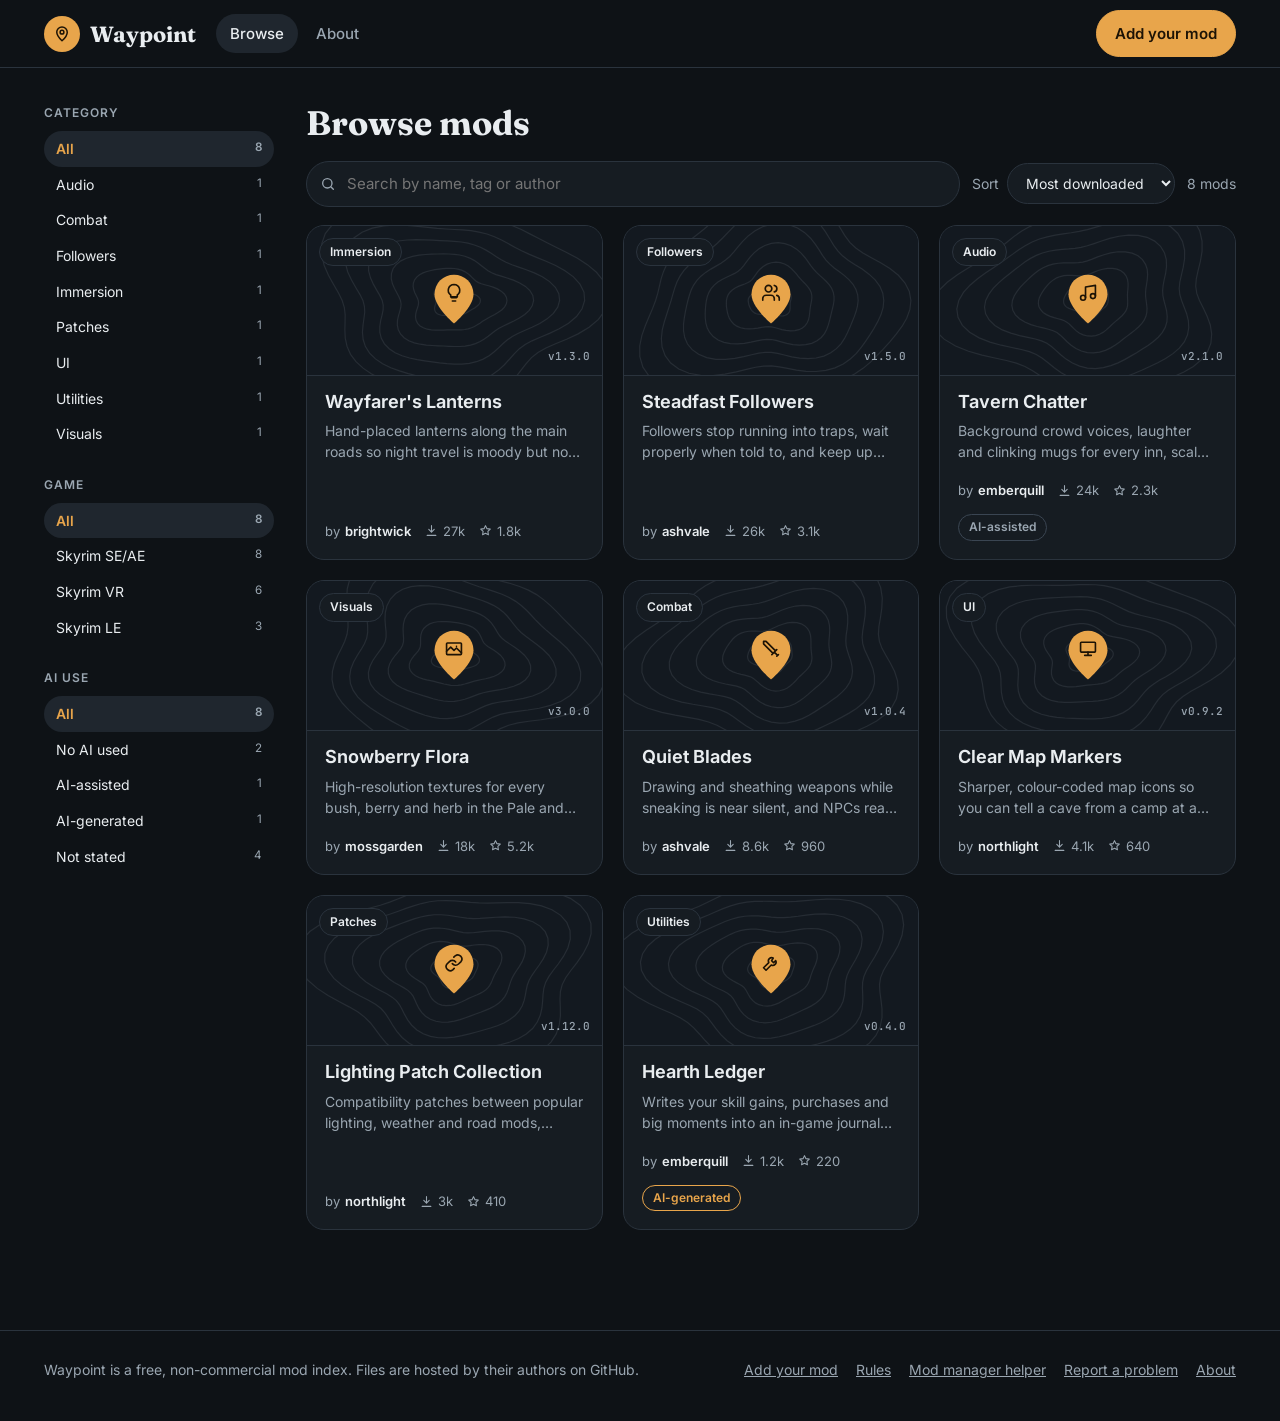
<file: browse.html>
<!doctype html>
<html lang="en">
<head>
  <meta charset="utf-8">
  <meta name="viewport" content="width=device-width, initial-scale=1">
  <title>Browse mods</title>
  <link rel="icon" href="assets/favicon.svg" type="image/svg+xml">
  <link rel="stylesheet" href="assets/style.css">
</head>
<body data-page="browse">
  <header id="site-header" class="site-header"></header>
  <main>
    <div class="wrap browse">
      <aside class="filters" aria-label="Filters">
        <div class="group" role="radiogroup" aria-label="Category"><h4>Category</h4><div class="opts" id="f-cat"></div></div>
        <div class="group" role="radiogroup" aria-label="Game"><h4>Game</h4><div class="opts" id="f-game"></div></div>
        <div class="group" role="radiogroup" aria-label="AI use"><h4>AI use</h4><div class="opts" id="f-ai"></div></div>
      </aside>
      <div>
        <h1 class="page-title">Browse mods</h1>
        <div class="toolbar">
          <div class="search">
            <svg width="16" height="16" viewBox="0 0 24 24" fill="none" stroke="currentColor" stroke-width="2" stroke-linecap="round" aria-hidden="true"><circle cx="11" cy="11" r="7"/><path d="m20 20-3.5-3.5"/></svg>
            <input id="q" class="input" type="search" placeholder="Search by name, tag or author" aria-label="Search mods">
          </div>
          <label class="sort">Sort
            <select id="sort" class="input">
              <option value="popular">Most downloaded</option>
              <option value="updated">Recently updated</option>
              <option value="new">Newest</option>
              <option value="stars">Most starred</option>
              <option value="name">Name A to Z</option>
            </select>
          </label>
          <span class="count" id="count" aria-live="polite"></span>
        </div>
        <div class="grid" id="results"></div>
      </div>
    </div>
  </main>
  <footer id="site-footer" class="site-footer"></footer>
  <script src="data/site.js"></script>
  <script src="data/mods.js"></script>
  <script src="assets/app.js"></script>
</body>
</html>
</file>
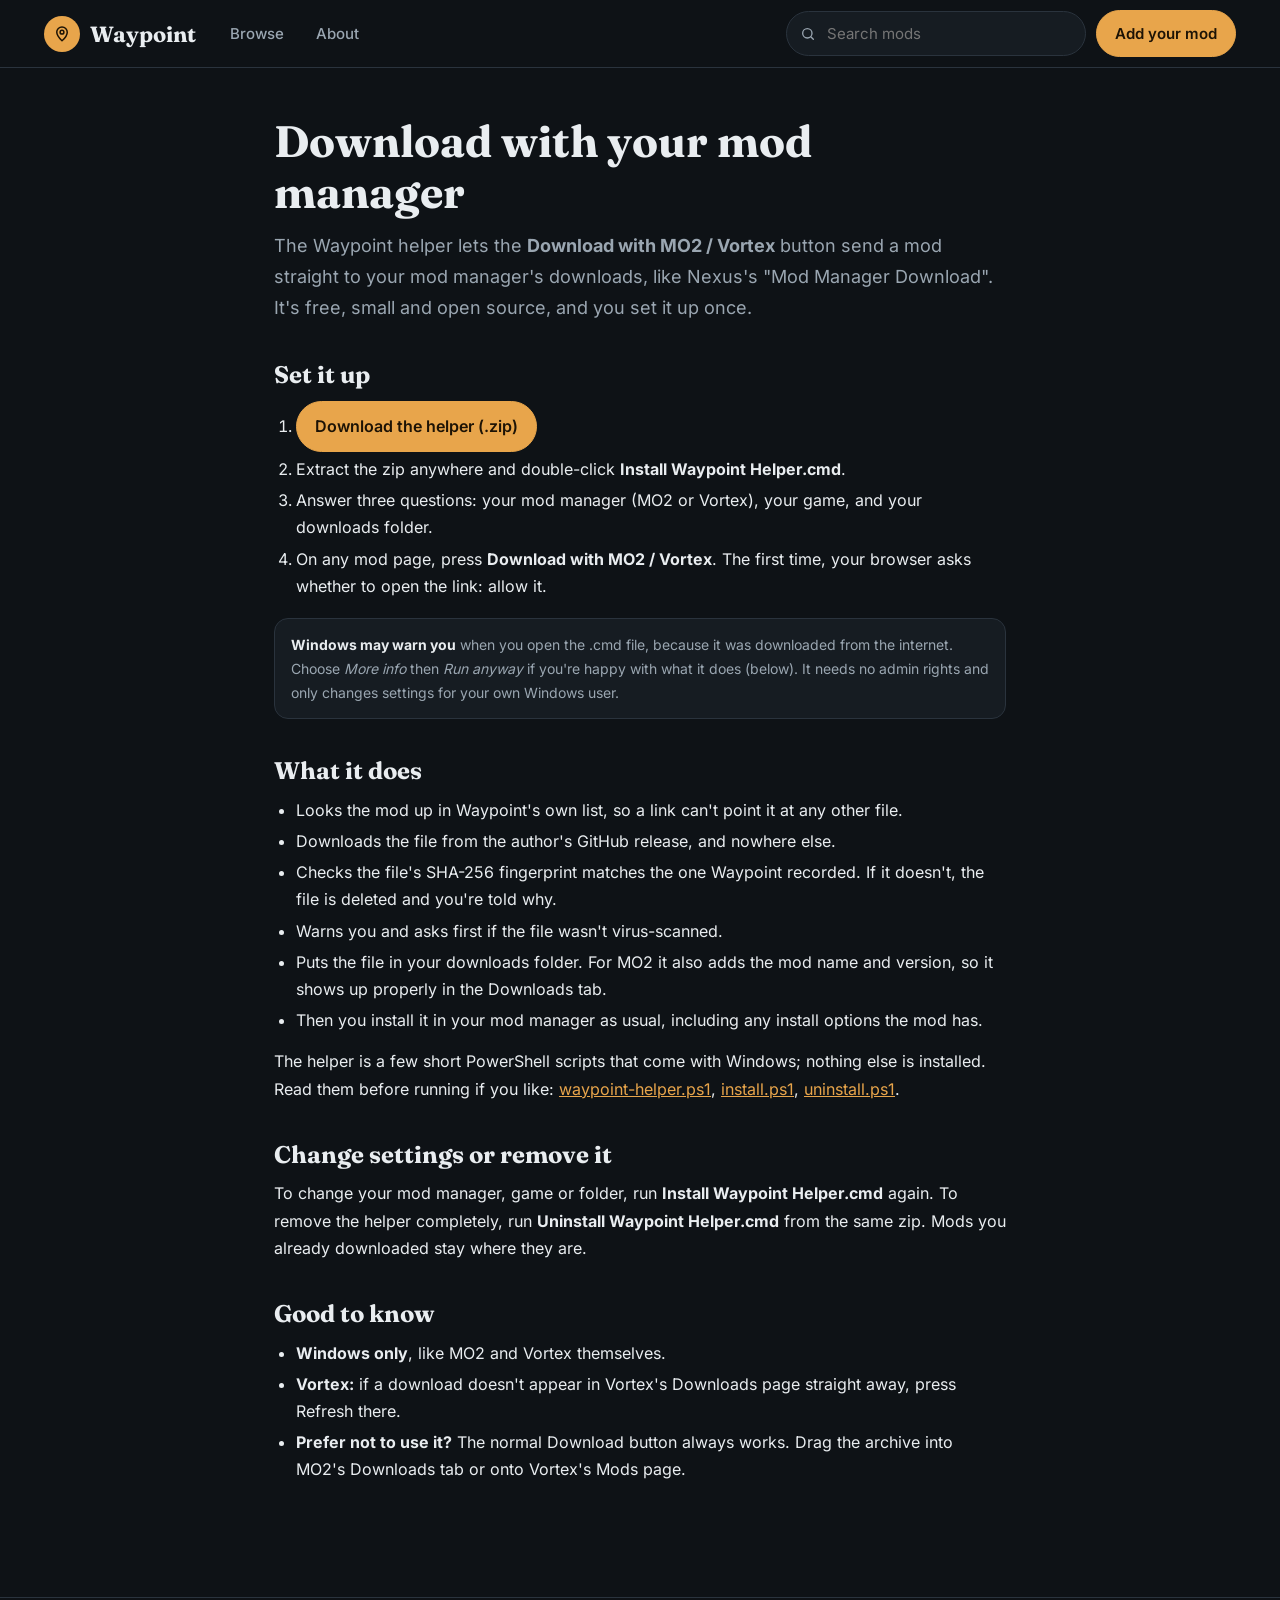
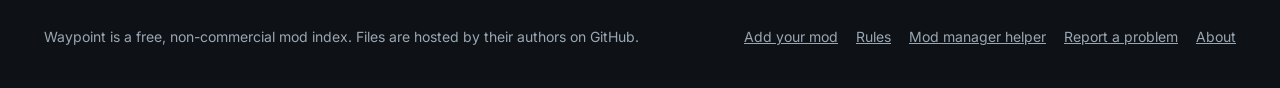
<file: helper.html>
<!doctype html>
<html lang="en">
<head>
  <meta charset="utf-8">
  <meta name="viewport" content="width=device-width, initial-scale=1">
  <title>Mod manager helper</title>
  <link rel="icon" href="assets/favicon.svg" type="image/svg+xml">
  <link rel="stylesheet" href="assets/style.css">
</head>
<body data-page="helper">
  <header id="site-header" class="site-header"></header>
  <main>
    <article class="page prose">
      <h1>Download with your mod manager</h1>
      <p class="lead">The Waypoint helper lets the <strong>Download with MO2 / Vortex</strong> button send a mod straight to your mod manager's downloads, like Nexus's "Mod Manager Download". It's free, small and open source, and you set it up once.</p>

      <h2>Set it up</h2>
      <ol>
        <li><a class="btn btn-primary" href="helper/waypoint-helper.zip">Download the helper (.zip)</a></li>
        <li>Extract the zip anywhere and double-click <strong>Install Waypoint Helper.cmd</strong>.</li>
        <li>Answer three questions: your mod manager (MO2 or Vortex), your game, and your downloads folder.</li>
        <li>On any mod page, press <strong>Download with MO2 / Vortex</strong>. The first time, your browser asks whether to open the link: allow it.</li>
      </ol>
      <div class="notice"><strong>Windows may warn you</strong> when you open the .cmd file, because it was downloaded from the internet. Choose <em>More info</em> then <em>Run anyway</em> if you're happy with what it does (below). It needs no admin rights and only changes settings for your own Windows user.</div>

      <h2>What it does</h2>
      <ul>
        <li>Looks the mod up in Waypoint's own list, so a link can't point it at any other file.</li>
        <li>Downloads the file from the author's GitHub release, and nowhere else.</li>
        <li>Checks the file's SHA-256 fingerprint matches the one Waypoint recorded. If it doesn't, the file is deleted and you're told why.</li>
        <li>Warns you and asks first if the file wasn't virus-scanned.</li>
        <li>Puts the file in your downloads folder. For MO2 it also adds the mod name and version, so it shows up properly in the Downloads tab.</li>
        <li>Then you install it in your mod manager as usual, including any install options the mod has.</li>
      </ul>
      <p>The helper is a few short PowerShell scripts that come with Windows; nothing else is installed. Read them before running if you like: <a href="helper/waypoint-helper.ps1">waypoint-helper.ps1</a>, <a href="helper/install.ps1">install.ps1</a>, <a href="helper/uninstall.ps1">uninstall.ps1</a>.</p>

      <h2>Change settings or remove it</h2>
      <p>To change your mod manager, game or folder, run <strong>Install Waypoint Helper.cmd</strong> again. To remove the helper completely, run <strong>Uninstall Waypoint Helper.cmd</strong> from the same zip. Mods you already downloaded stay where they are.</p>

      <h2>Good to know</h2>
      <ul>
        <li><strong>Windows only</strong>, like MO2 and Vortex themselves.</li>
        <li><strong>Vortex:</strong> if a download doesn't appear in Vortex's Downloads page straight away, press Refresh there.</li>
        <li><strong>Prefer not to use it?</strong> The normal Download button always works. Drag the archive into MO2's Downloads tab or onto Vortex's Mods page.</li>
      </ul>
    </article>
  </main>
  <footer id="site-footer" class="site-footer"></footer>
  <script src="data/site.js"></script>
  <script src="assets/app.js"></script>
</body>
</html>
</file>
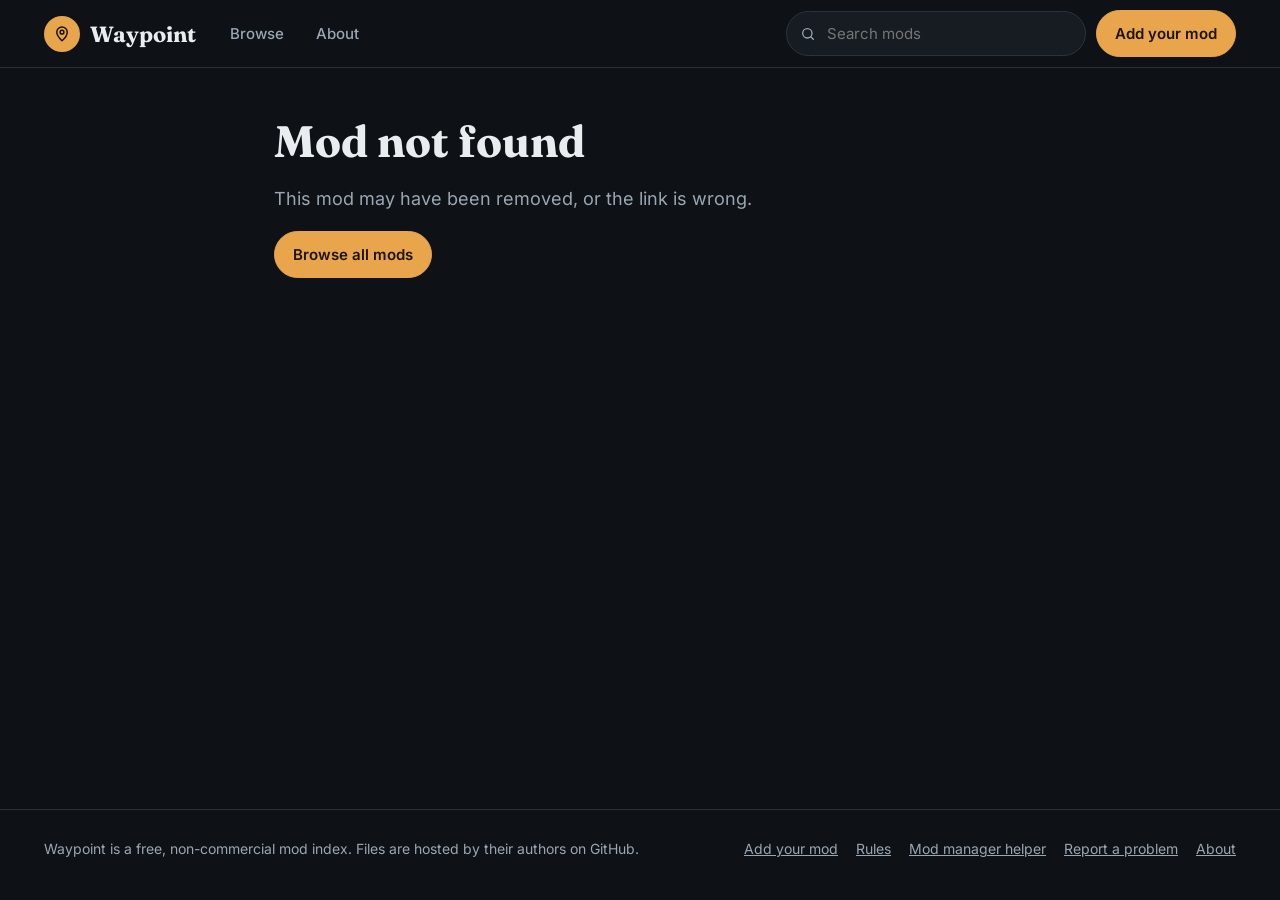
<file: mod.html>
<!doctype html>
<html lang="en">
<head>
  <meta charset="utf-8">
  <meta name="viewport" content="width=device-width, initial-scale=1">
  <title>Mod</title>
  <link rel="icon" href="assets/favicon.svg" type="image/svg+xml">
  <link rel="stylesheet" href="assets/style.css">
</head>
<body data-page="mod">
  <header id="site-header" class="site-header"></header>
  <main>
    <div id="mod"></div>
  </main>
  <footer id="site-footer" class="site-footer"></footer>
  <script src="data/site.js"></script>
  <script src="data/mods.js"></script>
  <script src="assets/app.js"></script>
</body>
</html>
</file>
<file: assets/style.css>
/* Waypoint: "trail map" look. Fonts are self-hosted (assets/fonts, SIL Open Font License). */
@font-face { font-family: "Fraunces"; src: url("fonts/fraunces.woff2") format("woff2"); font-weight: 600 700; font-display: swap; }
@font-face { font-family: "Inter"; src: url("fonts/inter.woff2") format("woff2"); font-weight: 400 700; font-display: swap; }
@font-face { font-family: "JetBrains Mono"; src: url("fonts/jetbrains-mono.woff2") format("woff2"); font-weight: 500; font-display: swap; }

/* One look: night in Skyrim's mountains, cool slate with amber waypoint markers */
:root {
  --bg: #0e1216; --hero: #121820; --surface: #161c22; --surface-2: #1f262e; --cover: #131920;
  --border: #2a333d; --border-strong: #3a4552;
  --text: #e9edf0; --muted: #9aa6b1; --frost: #c9d8e3;
  --accent: #e8a54b; --accent-strong: #f3c27f; --on-accent: #1d1305;
  --moss: #93b98d; --on-moss: #112010;
  --contour: rgba(201, 216, 227, .1); --dot-off: #3a4552; --shadow: rgba(0, 0, 0, .4);
  --good: #93b98d; --warn: #ff8a7a; --warn-bg: #3b1e22; --on-warn: #2a0f0b;
  --radius: 18px; --maxw: 1240px;
  --serif: "Fraunces", Georgia, serif;
  --sans: "Inter", system-ui, -apple-system, "Segoe UI", Roboto, sans-serif;
  --mono: "JetBrains Mono", ui-monospace, Consolas, monospace;
  color-scheme: dark;
}

* { box-sizing: border-box; }
html { -webkit-text-size-adjust: 100%; }
body {
  margin: 0; background: var(--bg); color: var(--text);
  font: 15px/1.55 var(--sans);
  min-height: 100vh; display: flex; flex-direction: column;
}
main { flex: 1; }
a { color: var(--accent); }
a:hover { color: var(--accent-strong); }
h1, h2, h3 { line-height: 1.15; }
h1, h2 { font-family: var(--serif); font-weight: 700; }
.wrap { max-width: var(--maxw); margin: 0 auto; padding: 0 24px; }
.muted { color: var(--muted); }
[hidden] { display: none !important; }
:focus-visible { outline: 2px solid var(--accent); outline-offset: 2px; }

/* Topographic backgrounds: app.js draws contour lines into a .topo layer */
.topo-bg { position: relative; overflow: hidden; background-color: var(--hero); }
.topo { position: absolute; inset: 0; width: 100%; height: 100%; pointer-events: none; }
.topo-bg > :not(.topo) { position: relative; }

/* Header */
.site-header { background: var(--bg); border-bottom: 1px solid var(--border); position: sticky; top: 0; z-index: 10; transition: background-color .2s, border-color .2s; }
.site-header.over { background: transparent; border-color: transparent; }
.hdr { display: flex; align-items: center; gap: 12px 20px; min-height: 64px; flex-wrap: wrap; padding-top: 10px; padding-bottom: 10px; }
.logo { display: flex; align-items: center; gap: 10px; font-family: var(--serif); font-weight: 700; font-size: 22px; color: var(--text); text-decoration: none; }
.logo:hover { color: var(--text); }
.logo-mark { width: 36px; height: 36px; border-radius: 50%; background: var(--accent); color: var(--on-accent); display: grid; place-items: center; }
.nav { display: flex; gap: 4px; flex-wrap: wrap; }
.nav a { color: var(--muted); text-decoration: none; padding: 8px 14px; border-radius: 999px; font-weight: 500; }
.nav a:hover { background: var(--surface-2); color: var(--text); }
.nav a.active { background: var(--surface-2); color: var(--text); }
.hdr-tools { margin-left: auto; display: flex; align-items: center; gap: 10px; flex: 1 1 300px; justify-content: flex-end; }
.hdr-search { flex: 0 1 300px; }
.icon-btn { background: var(--surface); border: 1px solid var(--border); color: var(--text); width: 44px; height: 44px; border-radius: 50%; display: grid; place-items: center; cursor: pointer; flex: none; }
.icon-btn:hover { background: var(--surface-2); }
@media (max-width: 760px) {
  .hdr { gap: 10px 12px; }
  .hdr-tools { flex: 0 0 auto; }
  .hdr-tools:has(.hdr-search) { flex: 1 1 100%; }
  .hdr-search { flex: 1 1 auto; }
  .hdr-tools .hdr-add { display: none; }
}
@media (max-width: 480px) {
  .wrap { padding: 0 16px; }
  .logo { font-size: 20px; gap: 8px; }
  .nav a { padding: 8px; }
}

/* Inputs and buttons */
.input { width: 100%; padding: 10px 14px; border: 1px solid var(--border); border-radius: 999px; background: var(--surface); color: var(--text); font: inherit; }
.input:focus { outline: 2px solid var(--accent); outline-offset: -1px; border-color: transparent; }
.search { position: relative; display: block; }
.search > svg { position: absolute; left: 14px; top: 50%; transform: translateY(-50%); color: var(--muted); pointer-events: none; }
.search .input { padding-left: 40px; }
.search .input-lg { padding: 18px 22px 18px 56px; font-size: 17px; border-color: var(--border-strong); }
.search > .ico-lg { left: 22px; }
.btn { display: inline-flex; align-items: center; justify-content: center; gap: 8px; padding: 11px 18px; border-radius: 999px; font: inherit; font-weight: 600; text-decoration: none; border: 1px solid var(--border-strong); background: var(--surface); color: var(--text); cursor: pointer; }
.btn:hover { background: var(--surface-2); color: var(--text); }
.btn-primary { background: var(--accent); border-color: var(--accent); color: var(--on-accent); }
.btn-primary:hover { background: var(--accent-strong); border-color: var(--accent-strong); color: var(--on-accent); }
.btn-lg { padding: 14px 22px; font-size: 16px; }
.btn-sm { padding: 6px 12px; font-size: 14px; }
.btn-disabled, .btn-disabled:hover { opacity: .45; pointer-events: none; cursor: not-allowed; }

/* The vista: Skyrim's mountains (assets/vista.jpg) behind the home page's top section and each mod's
   header, with the trail along its river. */
.vista { --muted: #b9c1c8; color: var(--text); }
.vista { position: relative; overflow: hidden; display: flex; flex-direction: column;
  background: #0d1014 url(vista.jpg) center / cover; margin-top: calc(-1 * var(--hdr-h, 65px)); padding-top: var(--hdr-h, 65px); }
.vista::before { content: ""; position: absolute; inset: 0; pointer-events: none;
  background: linear-gradient(180deg, rgba(13, 16, 20, .65) 0%, rgba(13, 16, 20, .05) 24%, rgba(13, 16, 20, 0) 42%, rgba(13, 16, 20, .82) 76%, #0d1014 93%, var(--bg) 100%); }
.vista-trail { position: absolute; inset: 0; width: 100%; height: 100%; pointer-events: none; }
.vista > .wrap { position: relative; width: 100%; }
.vista .eyebrow, .vista .byline, .vista .lead, .vista .hero-stats, .vista .statrow { text-shadow: 0 1px 12px rgba(0, 0, 0, .85); }
@media (max-width: 760px) {
  .vista-trail { display: none; }
  /* Text runs over the bright snow on narrow screens, so the picture is darkened more evenly. */
  .vista::before { background: linear-gradient(180deg, rgba(13, 16, 20, .6) 0%, rgba(13, 16, 20, .5) 25%, rgba(13, 16, 20, .78) 55%, #0d1014 92%, var(--bg) 100%); }
}

/* Home: top section */
.hero { min-height: 92vh; }
.hero-inner { margin-top: auto; padding-top: 120px; padding-bottom: 64px; }
.eyebrow { margin: 0 0 16px; font-size: 14px; font-weight: 600; letter-spacing: .12em; color: var(--accent); text-transform: uppercase; }
.hero h1 { font-size: clamp(40px, 6vw, 76px); line-height: 1.03; letter-spacing: -0.01em; margin: 0; max-width: 760px; text-shadow: 0 2px 28px rgba(0, 0, 0, .6); }
.hero p.lead { color: #d3dde5; font-size: 19px; line-height: 1.6; max-width: 560px; margin: 22px 0 0; }
.hero .search { max-width: 560px; margin-top: 32px; }
.hero-stats { margin: 22px 0 0; color: var(--muted); font-size: 15px; }
.hero-stats b { color: var(--text); }
@media (max-width: 600px) {
  .hero { min-height: 78vh; }
  .hero-inner { padding-top: 90px; padding-bottom: 44px; }
  .hero p.lead { font-size: 16px; }
  .hero .search { margin-top: 22px; }
}

/* "Popular on the trail": one wide card, picture on the left and text on the right (stacked on phones) */
.pop-band .wrap { padding-top: 40px; }
.slider { display: grid; grid-template-columns: minmax(0, 1.15fr) minmax(0, 1fr); grid-template-rows: auto 1fr auto;
  background: var(--surface); border: 1px solid var(--border); border-radius: 22px; overflow: hidden; box-shadow: 0 18px 50px var(--shadow); }
.slider-head { grid-column: 1 / -1; display: flex; justify-content: space-between; align-items: center; padding: 14px 18px; border-bottom: 1px solid var(--border); }
.slider-head span:first-child { font-size: 13px; font-weight: 600; letter-spacing: .1em; text-transform: uppercase; color: var(--accent); }
.slider-head span:last-child { color: var(--muted); font-size: 13px; }
#slide { grid-column: 1 / -1; grid-row: 2 / 4; }
.slide { display: grid; grid-template-columns: minmax(0, 1.15fr) minmax(0, 1fr); height: 100%; text-decoration: none; color: var(--text); }
.slide:hover { color: var(--text); }
.slide .cover { height: 100%; min-height: 280px; border-right: 1px solid var(--border); }
.slide .pin { transform: scale(1.3); }
.slide-body { padding: 28px 28px 96px; }
.slide-body h3 { margin: 0 0 10px; font-family: var(--serif); font-size: 30px; font-weight: 700; }
.slide-body p { margin: 0; color: var(--muted); font-size: 16px; line-height: 1.55; display: -webkit-box; -webkit-line-clamp: 4; -webkit-box-orient: vertical; overflow: hidden; }
.slide-body .meta { padding-top: 12px; }
.rank { position: absolute; right: 12px; top: 12px; z-index: 2; background: var(--accent); color: var(--on-accent); font-size: 12px; font-weight: 700; padding: 4px 10px; border-radius: 999px; }
.slider-ctrl { grid-column: 2; grid-row: 3; position: relative; z-index: 1; display: flex; align-items: center; justify-content: space-between; gap: 12px; padding: 0 28px 24px; }
.slider-ctrl .btn { white-space: nowrap; }
.dots { display: flex; align-items: center; gap: 6px; }
.dot { width: 8px; height: 8px; padding: 0; border: 0; border-radius: 999px; background: var(--dot-off); cursor: pointer; transition: width .2s, background .2s; position: relative; }
.dot::after { content: ""; position: absolute; inset: -12px -4px; } /* bigger tap area */
.dot[aria-current="true"] { width: 22px; background: var(--accent); }
.arrows { display: flex; gap: 8px; }
.arrows .icon-btn { background: var(--surface-2); }
@media (prefers-reduced-motion: reduce) { .dot { transition: none; } }
@media (max-width: 760px) {
  .pop-band .wrap { padding-top: 28px; }
  .slider, .slide { display: block; }
  .slide .cover { height: 160px; min-height: 0; border-right: 0; border-bottom: 1px solid var(--border); }
  .slide .pin { transform: none; }
  .slide-body { padding: 16px 16px 4px; }
  .slide-body h3 { font-size: 22px; margin-bottom: 6px; }
  .slide-body p { font-size: 14px; -webkit-line-clamp: 3; }
  .slider-ctrl { flex-wrap: wrap; padding: 14px 16px 16px; }
  #slide-link { order: 1; flex-basis: 100%; }
}

.section { padding: 56px 0 0; }
.section-head { display: flex; justify-content: space-between; align-items: baseline; gap: 12px; margin-bottom: 18px; }
.section-head h2, .section > .wrap > h2 { font-size: 32px; margin: 0 0 20px; }
.section-head h2 { margin: 0; }
@media (max-width: 600px) { .section { padding-top: 40px; } .section-head h2, .section > .wrap > h2 { font-size: 25px; } }
.section-head a { font-size: 15px; font-weight: 600; text-decoration: none; }

/* Cards */
.grid { display: grid; grid-template-columns: repeat(auto-fill, minmax(270px, 1fr)); gap: 20px; }
.card { background: var(--surface); border: 1px solid var(--border); border-radius: var(--radius); overflow: hidden; text-decoration: none; color: inherit; display: flex; flex-direction: column; transition: transform .15s, border-color .15s; }
.card:hover { border-color: var(--accent); transform: translateY(-2px); color: inherit; }
.card-media { position: relative; }
.card .cover { height: 150px; border-bottom: 1px solid var(--border); }
.card-body { padding: 16px 18px 18px; display: flex; flex-direction: column; gap: 8px; flex: 1; }
.card h3 { margin: 0; font-size: 18px; font-weight: 650; }
.card-sum { margin: 0; color: var(--muted); font-size: 14px; line-height: 1.5; display: -webkit-box; -webkit-line-clamp: 2; -webkit-box-orient: vertical; overflow: hidden; }
.meta { display: flex; gap: 14px; flex-wrap: wrap; color: var(--muted); font-size: 13px; margin-top: auto; padding-top: 10px; }
.meta span { display: inline-flex; align-items: center; gap: 5px; }
.meta strong { color: var(--text); font-weight: 600; }
.kicker { font-size: 12px; font-weight: 600; color: var(--text); background: var(--surface-2); padding: 4px 11px; border-radius: 999px; }

/* Covers: a screenshot when there is one, otherwise a contour map with the category's waypoint pin */
.cover { position: relative; overflow: hidden; display: grid; place-items: center; background: var(--cover); }
.cover img { position: absolute; inset: 0; width: 100%; height: 100%; object-fit: cover; z-index: 1; }
.pin { position: relative; width: 52px; height: 60px; color: var(--accent); }
.pin > svg { position: absolute; inset: 0; width: 100%; height: 100%; }
.pin > svg + svg { inset: 11px 15px auto; width: 22px; height: 22px; color: var(--on-accent); }
.card .cover .pin { transform: scale(.9); }
.cover-tag { position: absolute; left: 12px; top: 12px; font-size: 12px; font-weight: 600; color: var(--text); background: var(--surface); border: 1px solid var(--border); padding: 4px 10px; border-radius: 999px; z-index: 2; }
.cover-badge { position: absolute; right: 12px; top: 12px; z-index: 2; background: var(--moss); color: var(--on-moss); font-size: 12px; font-weight: 700; padding: 4px 10px; border-radius: 999px; }
.cover-ver { position: absolute; right: 12px; bottom: 10px; font-family: var(--mono); font-size: 11px; color: var(--muted); z-index: 2; }
.cover img ~ .cover-ver { color: #fff; text-shadow: 0 1px 3px rgba(0, 0, 0, .7); }
.card-media:has(.warn-pill) .cover-badge { display: none; }

/* Categories */
.cats { display: grid; grid-template-columns: repeat(auto-fill, minmax(220px, 1fr)); gap: 12px; }
.cat { display: flex; align-items: center; gap: 14px; padding: 14px 16px; background: var(--surface); border: 1px solid var(--border); border-radius: 14px; text-decoration: none; color: var(--text); }
.cat:hover { border-color: var(--accent); color: var(--text); }
.cat-icon { width: 38px; height: 38px; border-radius: 50%; background: var(--surface-2); color: var(--accent); display: grid; place-items: center; flex: none; }
.cat b { display: block; font-size: 15px; font-weight: 600; }
.cat small { color: var(--muted); font-size: 13px; }

/* Share panel */
.share { border: 1px solid var(--border); border-radius: 24px; padding: 44px; margin-top: 16px; }
.share h2 { font-size: 34px; margin: 0 0 10px; }
.share-lead { margin: 0 0 30px; color: var(--muted); font-size: 16px; line-height: 1.6; max-width: 560px; }
.steps { display: grid; grid-template-columns: repeat(auto-fit, minmax(220px, 1fr)); gap: 18px; margin-bottom: 30px; }
.step { display: flex; gap: 14px; align-items: flex-start; }
.step-n { width: 36px; height: 36px; border-radius: 50%; background: var(--accent); color: var(--on-accent); font-weight: 700; display: grid; place-items: center; flex: none; }
.step h3 { margin: 0 0 4px; font-size: 16px; font-weight: 650; }
.step p { margin: 0; font-size: 14px; line-height: 1.55; }
@media (max-width: 600px) { .share { padding: 24px; border-radius: 20px; } .share h2 { font-size: 24px; } .share .btn-lg { display: flex; } }

.chips { display: flex; flex-wrap: wrap; gap: 8px; }
.tag { font-size: 13px; padding: 4px 11px; border-radius: 999px; border: 1px solid var(--border); color: var(--muted); text-decoration: none; }
.tag:hover { color: var(--text); border-color: var(--border-strong); }
.empty { grid-column: 1 / -1; padding: 44px; text-align: center; color: var(--muted); border: 1px dashed var(--border-strong); border-radius: var(--radius); }

/* Browse */
.browse { display: grid; grid-template-columns: 230px minmax(0, 1fr); gap: 32px; padding-top: 36px; padding-bottom: 20px; }
.page-title { font-size: 34px; margin: 0 0 18px; }
.filters .group { margin-bottom: 24px; }
.filters h4 { margin: 0 0 8px; font-weight: 600; font-size: 12px; letter-spacing: .08em; text-transform: uppercase; color: var(--muted); }
.filters label { display: flex; justify-content: space-between; gap: 8px; padding: 7px 12px; border-radius: 999px; cursor: pointer; font-size: 14px; }
.filters label:hover { background: var(--surface-2); }
.filters label small { color: var(--muted); }
.filters label.on { background: var(--surface-2); color: var(--accent); font-weight: 600; }
.filters label:focus-within { outline: 2px solid var(--accent); }
.filters input { position: absolute; opacity: 0; pointer-events: none; }
.toolbar { display: flex; gap: 12px; align-items: center; flex-wrap: wrap; margin-bottom: 18px; }
.toolbar .search { flex: 1 1 240px; }
.sort { display: flex; align-items: center; gap: 8px; color: var(--muted); font-size: 14px; }
.sort .input { width: auto; }
.count { color: var(--muted); font-size: 14px; }
@media (max-width: 820px) {
  .browse { grid-template-columns: 1fr; gap: 8px; }
  .filters .opts { display: flex; flex-wrap: wrap; gap: 6px; }
  .filters label { border: 1px solid var(--border); border-radius: 999px; padding: 6px 12px; }
  .filters .group { margin-bottom: 12px; }
}

/* Mod page: name, stats and download box on the vista */
.mod-vista { min-height: 560px; }
.mod-hero { margin-top: auto; display: flex; flex-wrap: wrap; gap: 24px 32px; align-items: flex-end; padding-top: 150px; padding-bottom: 36px; }
.mod-head { flex: 999 1 520px; min-width: 0; }
.mod-title { font-size: clamp(36px, 5vw, 64px); margin: 14px 0 6px; line-height: 1.05; text-shadow: 0 2px 24px rgba(0, 0, 0, .6); }
.byline { color: var(--muted); }
.byline strong { color: var(--text); }
.byline a { text-decoration: none; }
.mod-head .lead { color: #d3dde5; font-size: 18px; line-height: 1.55; margin: 16px 0 0; max-width: 720px; }
.statrow { display: flex; gap: 12px 28px; flex-wrap: wrap; margin-top: 22px; padding-top: 18px; border-top: 1px dashed rgba(201, 216, 227, .22); color: var(--muted); font-size: 13px; }
.statrow b { display: block; color: var(--text); font-family: var(--serif); font-weight: 700; font-size: 24px; line-height: 1.2; }
.glass { background: rgba(13, 16, 20, .72); -webkit-backdrop-filter: blur(10px); backdrop-filter: blur(10px); border: 1px solid rgba(201, 216, 227, .18); border-radius: 18px; padding: 20px; }
.mod-hero .dl-box { flex: 1 1 320px; max-width: 380px; }
.mod-layout { display: flex; flex-wrap: wrap; gap: 28px; align-items: flex-start; margin-top: 8px; padding-bottom: 20px; }
.mod-main { flex: 999 1 560px; min-width: 0; }
.mod-side { flex: 1 1 340px; min-width: 0; }
@media (max-width: 760px) { .mod-hero .dl-box { max-width: none; } }
@media (max-width: 560px) {
  .mod-vista { min-height: 0; }
  .mod-hero { padding-top: 110px; }
  .statrow { display: grid; grid-template-columns: repeat(2, minmax(0, 1fr)); }
}
.gallery { display: grid; grid-template-columns: repeat(auto-fill, minmax(150px, 1fr)); gap: 12px; margin-top: 18px; }
.thumb { padding: 0; border: 1px solid var(--border); border-radius: 14px; overflow: hidden; background: var(--surface-2); cursor: zoom-in; aspect-ratio: 16 / 9; }
.thumb img { width: 100%; height: 100%; object-fit: cover; display: block; transition: transform .2s; }
.thumb:hover img { transform: scale(1.04); }
.viewer { border: 0; padding: 0; background: transparent; max-width: 100vw; max-height: 100vh; width: 100vw; height: 100vh; }
.viewer::backdrop { background: rgba(10, 9, 7, .9); }
.viewer[open] { display: grid; place-items: center; }
.viewer img { max-width: calc(100vw - 32px); max-height: calc(100vh - 96px); object-fit: contain; border-radius: 6px; }
.v-btn { position: fixed; background: rgba(0, 0, 0, .55); color: #fff; border: 0; border-radius: 50%; width: 44px; height: 44px; font-size: 28px; line-height: 1; cursor: pointer; display: grid; place-items: center; }
.v-btn:hover { background: rgba(0, 0, 0, .8); }
.v-prev { left: 16px; top: 50%; transform: translateY(-50%); }
.v-next { right: 16px; top: 50%; transform: translateY(-50%); }
.v-close { right: 16px; top: 16px; }
.v-count { position: fixed; bottom: 18px; left: 50%; transform: translateX(-50%); color: #fff; font-size: 14px; background: rgba(0, 0, 0, .55); padding: 4px 12px; border-radius: 999px; }
.tabs { display: flex; gap: 6px; margin-top: 26px; flex-wrap: wrap; }
.tab { background: var(--surface); border: 1px solid var(--border); padding: 9px 16px; border-radius: 999px; color: var(--muted); font: inherit; font-size: 15px; font-weight: 600; cursor: pointer; white-space: nowrap; }
.tab:hover { color: var(--text); }
.tab[aria-selected="true"] { color: var(--on-accent); background: var(--accent); border-color: var(--accent); }
.tab[aria-selected="true"] small { color: inherit; }
.tab small { color: var(--muted); font-weight: 500; margin-left: 6px; }
.panel { padding: 24px 2px 0; }
/* Text formatting: descriptions, changelogs, credits (Markdown and BBCode, see md() in app.js) */
.prose { font-size: 16px; line-height: 1.7; }
.prose h3 { font-family: var(--serif); font-size: 22px; margin: 24px 0 8px; }
.prose p { margin: 0 0 14px; }
.prose ul, .prose ol { padding-left: 22px; margin: 0 0 14px; }
.prose li { margin-bottom: 4px; }
.prose code { font-family: var(--mono); background: var(--surface-2); padding: 1px 6px; border-radius: 5px; font-size: 13px; }
.prose h4 { font-family: var(--serif); font-size: 18px; margin: 20px 0 8px; }
.prose h5, .prose h6 { font-size: 15px; margin: 18px 0 6px; }
.prose a { overflow-wrap: anywhere; }
.prose hr { border: 0; border-top: 1px solid var(--border); margin: 22px 0; }
.prose blockquote { margin: 0 0 14px; padding: 10px 16px; border-left: 3px solid var(--accent); background: var(--surface); border-radius: 0 12px 12px 0; color: var(--muted); }
.prose blockquote > :last-child { margin-bottom: 0; }
.prose pre { margin: 0 0 14px; padding: 14px 16px; background: var(--surface-2); border-radius: 12px; overflow-x: auto; }
.prose pre code { background: none; padding: 0; font-size: 13px; white-space: pre; }
.prose li > p { margin: 0; }
.prose .t-center { text-align: center; }
.prose .t-right { text-align: right; }
.prose .d-img { max-width: 100%; height: auto; border-radius: 10px; vertical-align: middle; }
.prose details.spoiler { margin: 0 0 14px; border: 1px solid var(--border); border-radius: 12px; padding: 10px 14px; background: var(--surface); }
.prose details.spoiler > summary { cursor: pointer; font-weight: 600; color: var(--accent); }
.prose details.spoiler[open] > summary { margin-bottom: 10px; }
/* A README shown live from the author's GitHub */
.readme-from { color: var(--muted); font-size: 13px; margin: 0 0 14px !important; }
.readme h1 { font-size: 28px; margin: 6px 0 12px; }
.readme h2 { font-size: 23px; margin: 26px 0 10px; }
.readme h1, .readme h2 { font-family: var(--serif); padding-bottom: 6px; border-bottom: 1px solid var(--border); }
.readme img { max-width: 100%; height: auto; vertical-align: middle; }
.readme table { border-collapse: collapse; margin: 0 0 14px; display: block; overflow-x: auto; }
.readme th, .readme td { border: 1px solid var(--border); padding: 6px 12px; }
.readme th { background: var(--surface); }
.readme details { margin: 0 0 14px; }
.readme summary { cursor: pointer; font-weight: 600; }
/* Videos in descriptions: a play button that loads YouTube only when pressed */
.yt { display: flex; align-items: center; justify-content: center; gap: 14px; width: 100%; max-width: 640px; aspect-ratio: 16 / 9; margin: 0 auto 14px; border: 1px solid var(--border); border-radius: 14px; background: var(--surface-2); color: var(--text); font: inherit; font-weight: 650; cursor: pointer; }
.yt:hover { border-color: var(--accent); }
.yt-play { width: 56px; height: 56px; border-radius: 50%; background: var(--accent); color: var(--on-accent); display: grid; place-items: center; font-size: 20px; padding-left: 4px; }
.yt small { display: block; color: var(--muted); font-weight: 500; font-size: 12px; }
.yt > span:last-child { text-align: left; }
.yt-frame { display: block; width: 100%; max-width: 640px; aspect-ratio: 16 / 9; margin: 0 auto 14px; border: 0; border-radius: 14px; }
.release { background: var(--surface); border: 1px solid var(--border); border-radius: var(--radius); padding: 16px 18px; margin-bottom: 14px; }
.release-head { display: flex; gap: 10px; align-items: center; flex-wrap: wrap; margin-bottom: 6px; }
.release-head h3 { margin: 0; font-family: var(--mono); font-weight: 500; font-size: 17px; }
.badge { font-size: 12px; font-weight: 700; padding: 3px 10px; border-radius: 999px; background: var(--moss); color: var(--on-moss); }
.asset { display: flex; justify-content: space-between; align-items: center; gap: 12px; padding: 12px 0 4px; border-top: 1px dashed var(--border); margin-top: 8px; flex-wrap: wrap; }
.asset-name { font-family: var(--mono); font-size: 14px; word-break: break-all; }
.asset-meta { font-size: 13px; color: var(--muted); display: flex; gap: 14px; flex-wrap: wrap; margin-top: 4px; }
.asset-meta span { display: inline-flex; align-items: center; gap: 4px; }
.asset-actions { display: flex; gap: 6px; flex-wrap: wrap; }
.hash { font-family: var(--mono); font-size: 12px; }
.cl { padding: 4px 0 14px; border-bottom: 1px dashed var(--border); margin-bottom: 16px; }
.cl h3 { font-family: var(--mono); font-weight: 500; font-size: 16px; margin: 0 0 8px; }
.cl h3 span { font-family: var(--sans); font-size: 14px; margin-left: 8px; }
.side-card { background: var(--surface); border: 1px solid var(--border); border-radius: 18px; padding: 20px 22px; margin-bottom: 16px; }
.side-note { margin: 0 0 12px; color: var(--muted); font-size: 14px; line-height: 1.55; }
.side-note:last-child { margin-bottom: 0; }
.side-card h4 { margin: 0 0 12px; font-weight: 600; font-size: 12px; letter-spacing: .08em; text-transform: uppercase; color: var(--muted); }
.dl-box { display: flex; flex-direction: column; gap: 12px; }
.dl-box .btn-lg { font-weight: 700; }
.dl-sep { border-top: 1px dashed var(--border); padding-top: 12px; display: flex; flex-direction: column; gap: 8px; }
.dl-note { font-size: 13px; color: var(--muted); display: flex; align-items: center; gap: 6px; overflow-wrap: anywhere; }
.dl-note.center { justify-content: center; text-align: center; }
.dl-note.file { font-family: var(--mono); font-size: 12px; }
.dl-note.good { color: var(--good); font-weight: 600; align-items: flex-start; }
.dl-note.warn-text { color: var(--warn); align-items: flex-start; }
.dl-note > svg { flex: none; }
.facts { display: grid; grid-template-columns: auto 1fr; gap: 10px 16px; margin: 0; font-size: 14px; }
.facts dt { color: var(--muted); }
.facts dd { margin: 0; }
.reqs { margin: 0; padding-left: 18px; font-size: 14px; }
.reqs li { margin-bottom: 4px; }
.install-tip summary { cursor: pointer; font-weight: 600; font-size: 15px; }
.install-tip p { font-size: 13px; color: var(--muted); line-height: 1.6; margin: 10px 0 0; }
.install-tip p strong { color: var(--text); }
.report { font-size: 13px; color: var(--muted); }
.side-links { display: flex; justify-content: space-between; gap: 8px 16px; flex-wrap: wrap; }

/* AI disclosure and permissions */
.head-tags { display: flex; gap: 8px; flex-wrap: wrap; align-items: center; }
.ai-tag { display: inline-flex; align-items: center; font-size: 12px; font-weight: 600; padding: 3px 10px; border-radius: 999px; border: 1px solid var(--border-strong); color: var(--muted); white-space: nowrap; }
.ai-tag.ai-generated { color: var(--accent); border-color: var(--accent); }
.ai-tag.ai-none { color: var(--good); border-color: var(--good); }
.mod-head .ai-tag { padding: 4px 11px; }
/* Bugs tab: the author's open GitHub issues */
.bugs-head { display: flex; justify-content: space-between; align-items: center; gap: 12px 20px; flex-wrap: wrap; margin-bottom: 16px; }
.bugs-head p { margin: 0; flex: 1 1 280px; }
.bug-actions { display: flex; gap: 8px; flex-wrap: wrap; }
.bugs { list-style: none; margin: 0; padding: 0; border: 1px solid var(--border); border-radius: var(--radius); overflow: hidden; background: var(--surface); }
.bugs li { display: flex; flex-direction: column; gap: 4px; padding: 12px 18px; border-top: 1px solid var(--border); }
.bugs li:first-child { border-top: 0; }
.bugs li > a { font-weight: 600; color: var(--text); text-decoration: none; overflow-wrap: anywhere; }
.bugs li > a:hover { color: var(--accent); }
.bugs small { color: var(--muted); font-size: 13px; }
.bugs .chips { gap: 6px; }
.bugs .tag { font-size: 12px; padding: 2px 9px; }
.panel-h { font-family: var(--serif); font-size: 22px; margin: 26px 0 12px; }
.panel-h:first-child { margin-top: 0; }
.perms { border: 1px solid var(--border); border-radius: var(--radius); overflow: hidden; background: var(--surface); }
.perm { display: flex; align-items: center; gap: 14px; padding: 14px 18px; border-top: 1px solid var(--border); }
.perm:first-child { border-top: 0; }
.perm-what { flex: 1; min-width: 0; display: flex; flex-direction: column; }
.perm-what b { font-weight: 600; }
.perm-what small { color: var(--muted); font-size: 13px; }
.perm-icon { width: 34px; height: 34px; border-radius: 50%; display: grid; place-items: center; flex: none; border: 1px solid currentColor; }
.perm-ans { font-weight: 600; font-size: 14px; text-align: right; }
.perm-yes { color: var(--good); }
.perm-no { color: var(--warn); }
.perm-ask, .perm-unset { color: var(--accent); }
@media (max-width: 560px) { .perm { flex-wrap: wrap; } .perm-ans { flex-basis: 100%; text-align: left; padding-left: 48px; } }
.ai-box { display: flex; gap: 14px; align-items: flex-start; background: var(--surface); border: 1px solid var(--border); border-radius: var(--radius); padding: 16px 18px; }
.ai-box p { margin: 0; }
.small { font-size: 13px; margin-top: 18px; }

/* Text pages */
.page { max-width: 780px; padding: 48px 24px 20px; margin: 0 auto; }
.page h1 { font-size: clamp(32px, 4.5vw, 44px); margin: 0 0 14px; }
.page h2 { font-size: 24px; margin: 38px 0 12px; }
[id] { scroll-margin-top: 90px; }
.page .lead { color: var(--muted); font-size: 18px; }
.notice { background: var(--surface); border: 1px solid var(--border); border-radius: 14px; padding: 14px 16px; color: var(--muted); font-size: 14px; }
.notice strong { color: var(--text); }
#live-note .notice { margin-top: 16px; }
.listed-note { margin-top: 16px; border-left: 3px solid var(--moss); }
.page .notice { margin: 18px 0; }
.notice-warn { border-color: var(--warn); border-left-width: 3px; background: var(--warn-bg); color: var(--text); }
.notice-warn strong { color: var(--warn); }
.scan-warn { display: flex; gap: 10px; align-items: flex-start; margin-top: 18px; }
.scan-warn > svg { color: var(--warn); flex: none; margin-top: 2px; }
.warn-pill { position: absolute; top: 10px; right: 10px; z-index: 2; display: inline-flex; align-items: center; gap: 5px;
  padding: 3px 9px; border-radius: 999px; background: #b42318; color: #fff; font-size: 12px; font-weight: 700;
  box-shadow: 0 1px 4px rgba(0, 0, 0, .35); }
.warn-text { color: var(--warn); font-weight: 600; display: inline-flex; align-items: center; gap: 4px; }
.cta { margin: 20px 0; }
.rules li { margin-bottom: 6px; }
.faq dt { font-weight: 650; margin-top: 18px; }
.faq dd { margin: 4px 0 0; color: var(--muted); }

/* Footer */
.site-footer { border-top: 1px solid var(--border); margin-top: 80px; padding: 28px 0 40px; color: var(--muted); font-size: 14px; }
.ftr { display: flex; justify-content: space-between; gap: 16px 32px; flex-wrap: wrap; }
.ftr nav { display: flex; gap: 18px; flex-wrap: wrap; }
.site-footer a { color: var(--muted); }
.site-footer a:hover { color: var(--text); }

/* Guided "Add your mod" page */
.add-hero { border-bottom: 1px solid var(--border); }
.add-hero-inner { padding-top: 52px; padding-bottom: 52px; }
.add-hero h1 { font-size: clamp(36px, 5vw, 54px); margin: 0; }
.add-hero .lead { color: var(--muted); font-size: 18px; line-height: 1.6; max-width: 600px; margin: 16px 0 0; }
.add-wrap { max-width: 860px; padding-top: 32px; }
.stepper { list-style: none; margin: 0 0 22px; padding: 0; display: grid; grid-template-columns: repeat(4, minmax(0, 1fr)); gap: 8px; }
.stepper button { width: 100%; display: flex; align-items: center; gap: 10px; padding: 10px 12px; border-radius: 999px; border: 1px solid var(--border); background: var(--surface); color: var(--muted); font: inherit; font-size: 14px; font-weight: 600; cursor: pointer; text-align: left; }
.stepper button span { width: 26px; height: 26px; border-radius: 50%; display: grid; place-items: center; flex: none; background: var(--surface-2); color: var(--text); font-size: 13px; }
.stepper button[aria-current="step"] { border-color: var(--accent); color: var(--text); }
.stepper button[aria-current="step"] span { background: var(--accent); color: var(--on-accent); }
.stepper .done button span { background: var(--moss); color: var(--on-moss); }
.stepper button:disabled { cursor: default; opacity: .55; }
@media (max-width: 640px) {
  .stepper button { justify-content: center; padding: 8px; font-size: 0; gap: 0; }
  .stepper button span { font-size: 13px; }
}
.wizard { background: var(--surface); border: 1px solid var(--border); border-radius: 22px; padding: 30px; }
.wstep h2 { font-size: 28px; margin: 0 0 8px; }
.wstep > .muted { margin: 0 0 20px; }
.field { margin: 0 0 22px; }
.field > label, .label { display: block; font-weight: 650; margin-bottom: 8px; }
.field > label small { color: var(--muted); font-weight: 500; float: right; }
.hint { display: block; color: var(--muted); font-size: 13px; margin-top: 6px; }
textarea.input { border-radius: 16px; resize: vertical; min-height: 90px; line-height: 1.55; }
.repo-row { display: flex; gap: 10px; }
.repo-row .input { flex: 1; min-width: 0; }
.checks { list-style: none; margin: 0 0 18px; padding: 14px 16px; border: 1px solid var(--border); border-radius: 16px; background: var(--bg); display: flex; flex-direction: column; gap: 8px; }
.checks li { display: flex; gap: 10px; align-items: flex-start; font-size: 15px; }
.checks li > svg { flex: none; margin-top: 3px; }
.checks .ok > svg { color: var(--good); }
.checks .bad > svg { color: var(--warn); }
.quick-box { margin: 0 0 18px; padding: 14px 16px; border: 1px solid var(--accent); border-radius: 16px; background: var(--surface-2); }
.quick-box .hint { margin: 4px 0 12px; }
.help { border: 1px dashed var(--border-strong); border-radius: 16px; padding: 12px 16px; margin: 0 0 22px; }
.help summary { cursor: pointer; font-weight: 600; }
.help ol { margin: 12px 0 4px; padding-left: 20px; line-height: 1.7; }
.help[open] summary { margin-bottom: 14px; }
.help .field:last-child { margin-bottom: 4px; }
.tiles { display: grid; grid-template-columns: repeat(auto-fill, minmax(140px, 1fr)); gap: 8px; }
.tile, .toggle, .choice, .check, .seg label { cursor: pointer; }
.tile input, .toggle input, .choice input, .seg input { position: absolute; opacity: 0; pointer-events: none; }
.tile { position: relative; display: flex; align-items: center; gap: 10px; padding: 10px 12px; border: 1px solid var(--border); border-radius: 14px; background: var(--bg); font-size: 14px; font-weight: 600; }
.tile svg { color: var(--accent); flex: none; }
.tile:has(input:checked) { border-color: var(--accent); background: var(--surface-2); box-shadow: inset 0 0 0 1px var(--accent); }
.toggles { display: flex; flex-wrap: wrap; gap: 8px; align-items: center; }
#ai-parts { margin-top: 12px; }
#ai-parts .hint { margin: 0 4px 0 0; }
.toggle { position: relative; }
.toggle span { display: inline-block; padding: 9px 16px; border: 1px solid var(--border); border-radius: 999px; background: var(--bg); font-weight: 600; font-size: 14px; }
.toggle input:checked + span { background: var(--accent); border-color: var(--accent); color: var(--on-accent); }
.choices { display: grid; grid-template-columns: repeat(auto-fit, minmax(200px, 1fr)); gap: 10px; }
.choice { position: relative; display: flex; flex-direction: column; gap: 4px; padding: 14px 16px; border: 1px solid var(--border); border-radius: 16px; background: var(--bg); }
.choice b { font-weight: 650; }
.choice b em { font-style: normal; font-size: 12px; font-weight: 700; color: var(--on-moss); background: var(--moss); padding: 2px 8px; border-radius: 999px; margin-left: 6px; }
.choice small { color: var(--muted); font-size: 13px; line-height: 1.5; }
.choice:has(input:checked) { border-color: var(--accent); background: var(--surface-2); box-shadow: inset 0 0 0 1px var(--accent); }
.tile:has(input:focus-visible), .toggle:has(input:focus-visible) span, .choice:has(input:focus-visible), .seg label:has(input:focus-visible) span { outline: 2px solid var(--accent); outline-offset: 2px; }
.perm-pick { border: 1px solid var(--border); border-radius: 16px; overflow: hidden; }
.perm-row { display: flex; align-items: center; justify-content: space-between; gap: 10px 16px; padding: 12px 16px; border-top: 1px solid var(--border); flex-wrap: wrap; }
.perm-row:first-child { border-top: 0; }
.perm-q { display: flex; flex-direction: column; min-width: 0; flex: 1 1 220px; }
.perm-q b { font-weight: 600; font-size: 15px; }
.perm-q small { color: var(--muted); font-size: 13px; }
.seg { display: inline-flex; border: 1px solid var(--border); border-radius: 999px; padding: 3px; background: var(--bg); }
.seg label { position: relative; }
.seg span { display: block; padding: 7px 14px; border-radius: 999px; font-size: 14px; font-weight: 600; color: var(--muted); }
.seg input:checked + span { background: var(--accent); color: var(--on-accent); }
.req-row { display: grid; grid-template-columns: 1fr 1.4fr auto; gap: 8px; margin-bottom: 8px; }
@media (max-width: 560px) { .req-row { grid-template-columns: 1fr auto; } .req-row [data-req="url"] { grid-column: 1; grid-row: 2; } .req-row .icon-btn { grid-row: 1 / 3; grid-column: 2; align-self: center; } }
.send-grid { display: grid; grid-template-columns: minmax(0, 300px) minmax(0, 1fr); gap: 28px; align-items: start; }
@media (max-width: 720px) { .send-grid { grid-template-columns: 1fr; } }
#preview .card:hover { transform: none; border-color: var(--border); }
.rules-check { display: flex; flex-direction: column; gap: 10px; }
.check { display: flex; gap: 10px; align-items: flex-start; font-size: 14px; line-height: 1.5; }
.check input { width: 20px; height: 20px; margin: 1px 0 0; accent-color: var(--accent); flex: none; }
.next-box { margin-top: 18px; padding: 14px 16px; border-radius: 16px; background: var(--bg); border: 1px solid var(--border); font-size: 14px; }
.next-box ol { margin: 8px 0 0; padding-left: 20px; line-height: 1.6; }
#send-note .notice { margin-top: 14px; }
#send-note p { margin: 10px 0 0; }
.wnav { display: flex; align-items: center; gap: 12px; margin-top: 8px; padding-top: 20px; border-top: 1px solid var(--border); }
.werror { flex: 1; color: var(--warn); font-weight: 600; font-size: 14px; }
.add-alt { margin-top: 14px; }
.add-more { padding-top: 24px; }
@media (max-width: 600px) {
  .wizard { padding: 20px; border-radius: 20px; }
  .wstep h2 { font-size: 23px; }
  .add-hero-inner { padding-top: 32px; padding-bottom: 32px; }
  .repo-row { flex-direction: column; }
  .wnav { flex-wrap: wrap; }
  .werror { order: 3; flex-basis: 100%; }
}

.sr-only { position: absolute; width: 1px; height: 1px; overflow: hidden; clip-path: inset(50%); white-space: nowrap; }
.desc-source { margin-bottom: 10px; }
#desc-written .count-of { text-align: right; margin: 0 0 4px; }
.desc-preview { margin-top: 10px; padding: 16px 18px; border: 1px dashed var(--border-strong); border-radius: 16px; background: var(--bg); max-height: 420px; overflow-y: auto; }
.desc-tools { display: flex; justify-content: space-between; align-items: center; gap: 10px; flex-wrap: wrap; margin-top: 6px; }
.desc-tools .hint { margin: 0; }

/* Change your mod: picking the mod, current screenshots, list of changes */
.stepper button i { font-style: normal; }
.mod-pick { display: flex; flex-direction: column; gap: 8px; max-height: 340px; overflow-y: auto; margin-bottom: 18px; }
.pick { display: flex; align-items: center; gap: 12px; padding: 10px 12px; border: 1px solid var(--border); border-radius: 14px; background: var(--bg); color: var(--text); font: inherit; text-align: left; cursor: pointer; }
.pick:hover { border-color: var(--border-strong); }
.pick.on { border-color: var(--accent); background: var(--surface-2); box-shadow: inset 0 0 0 1px var(--accent); }
.pick b { display: block; font-weight: 650; }
.pick small { color: var(--muted); font-size: 13px; overflow-wrap: anywhere; }
.pick-thumb { position: relative; width: 44px; height: 44px; border-radius: 10px; overflow: hidden; background: var(--cover); color: var(--accent); display: grid; place-items: center; flex: none; }
.pick-thumb img { position: absolute; inset: 0; width: 100%; height: 100%; object-fit: cover; }
.shots { display: grid; grid-template-columns: repeat(auto-fill, minmax(130px, 1fr)); gap: 10px; }
.shot { position: relative; cursor: pointer; border-radius: 12px; overflow: hidden; border: 2px solid var(--border); aspect-ratio: 16 / 9; background: var(--surface-2); }
.shot input { position: absolute; opacity: 0; pointer-events: none; }
.shot img { width: 100%; height: 100%; object-fit: cover; display: block; }
.shot span { position: absolute; left: 6px; bottom: 6px; font-size: 12px; font-weight: 700; padding: 2px 9px; border-radius: 999px; background: rgba(0, 0, 0, .65); color: #fff; }
.shot:has(input:checked) { border-color: var(--accent); }
.shot:has(input:checked) span { background: var(--accent); color: var(--on-accent); }
.shot:has(input:focus-visible) { outline: 2px solid var(--accent); outline-offset: 2px; }
.shots-remove { margin-top: 10px; }
.change-list { list-style: none; margin: 0 0 6px; padding: 12px 16px; border: 1px solid var(--border); border-radius: 16px; background: var(--bg); display: flex; flex-direction: column; gap: 6px; }
.change-list li { display: flex; gap: 8px; align-items: center; font-size: 14px; }
.change-list svg { color: var(--good); flex: none; }
.btn-danger, .btn-danger:hover { background: var(--warn); border-color: var(--warn); color: var(--on-warn); }
.btn-danger:hover { filter: brightness(1.08); }
.remove-box { margin-top: 4px; }
.remove-box p { margin: 0 0 12px; font-size: 14px; line-height: 1.6; }
.remove-actions { display: flex; align-items: center; gap: 14px; flex-wrap: wrap; margin-top: 12px !important; }

/* Support the author */
.support-links { display: flex; flex-direction: column; gap: 8px; }
.support-links .btn { justify-content: flex-start; }
.support-links .btn svg { color: #e5484d; }
</file>
